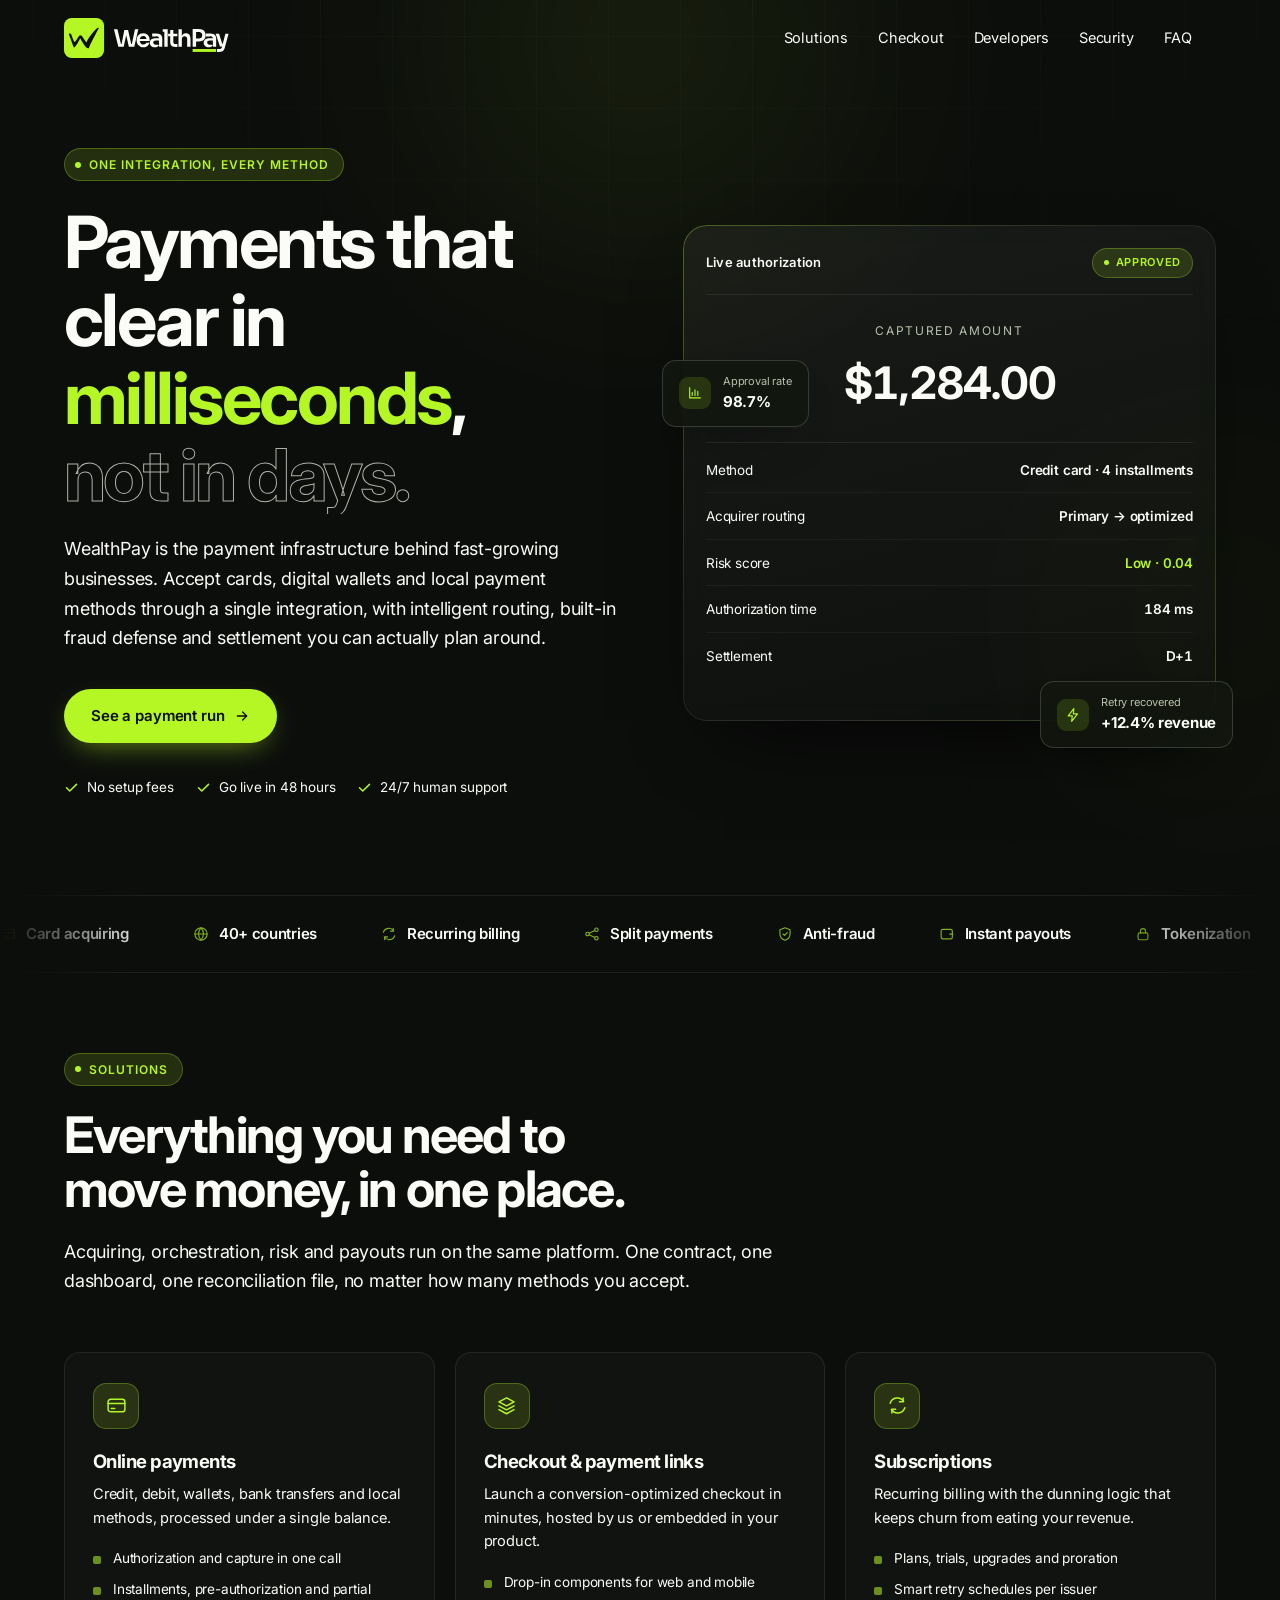
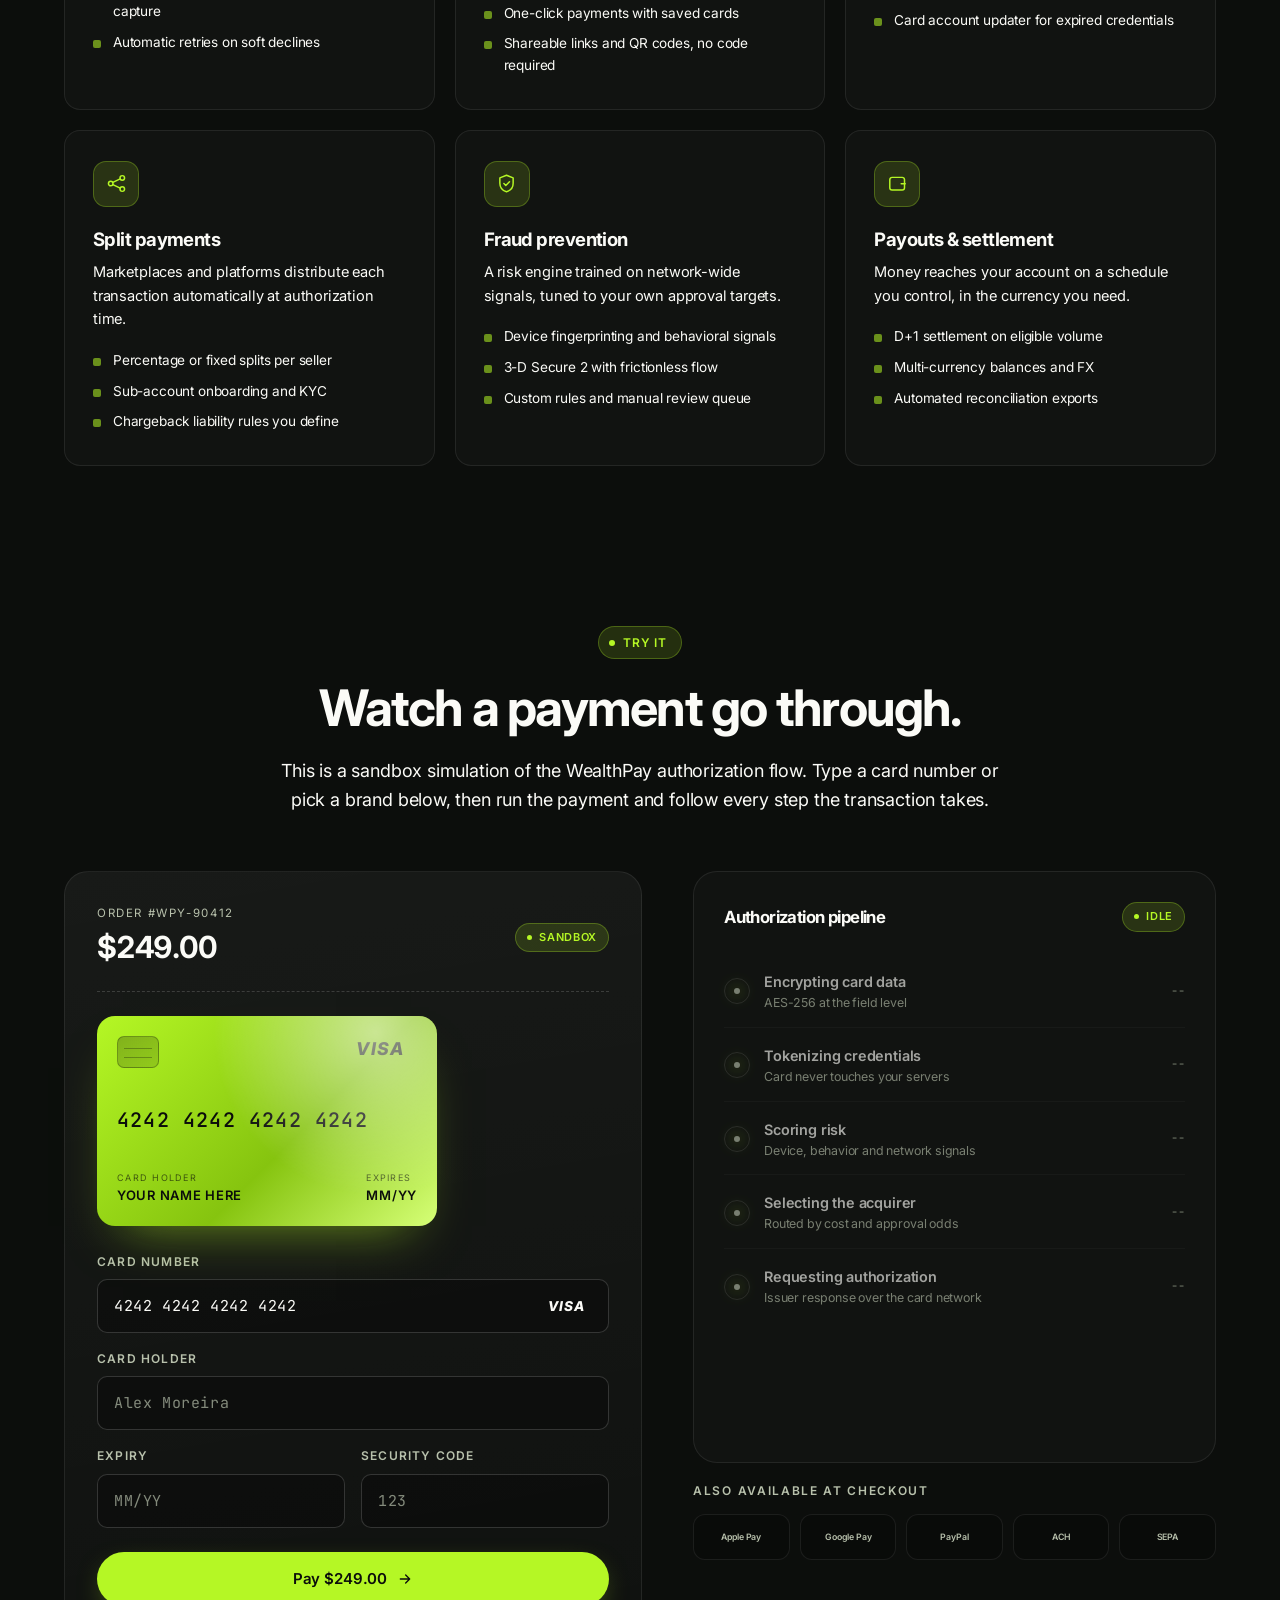
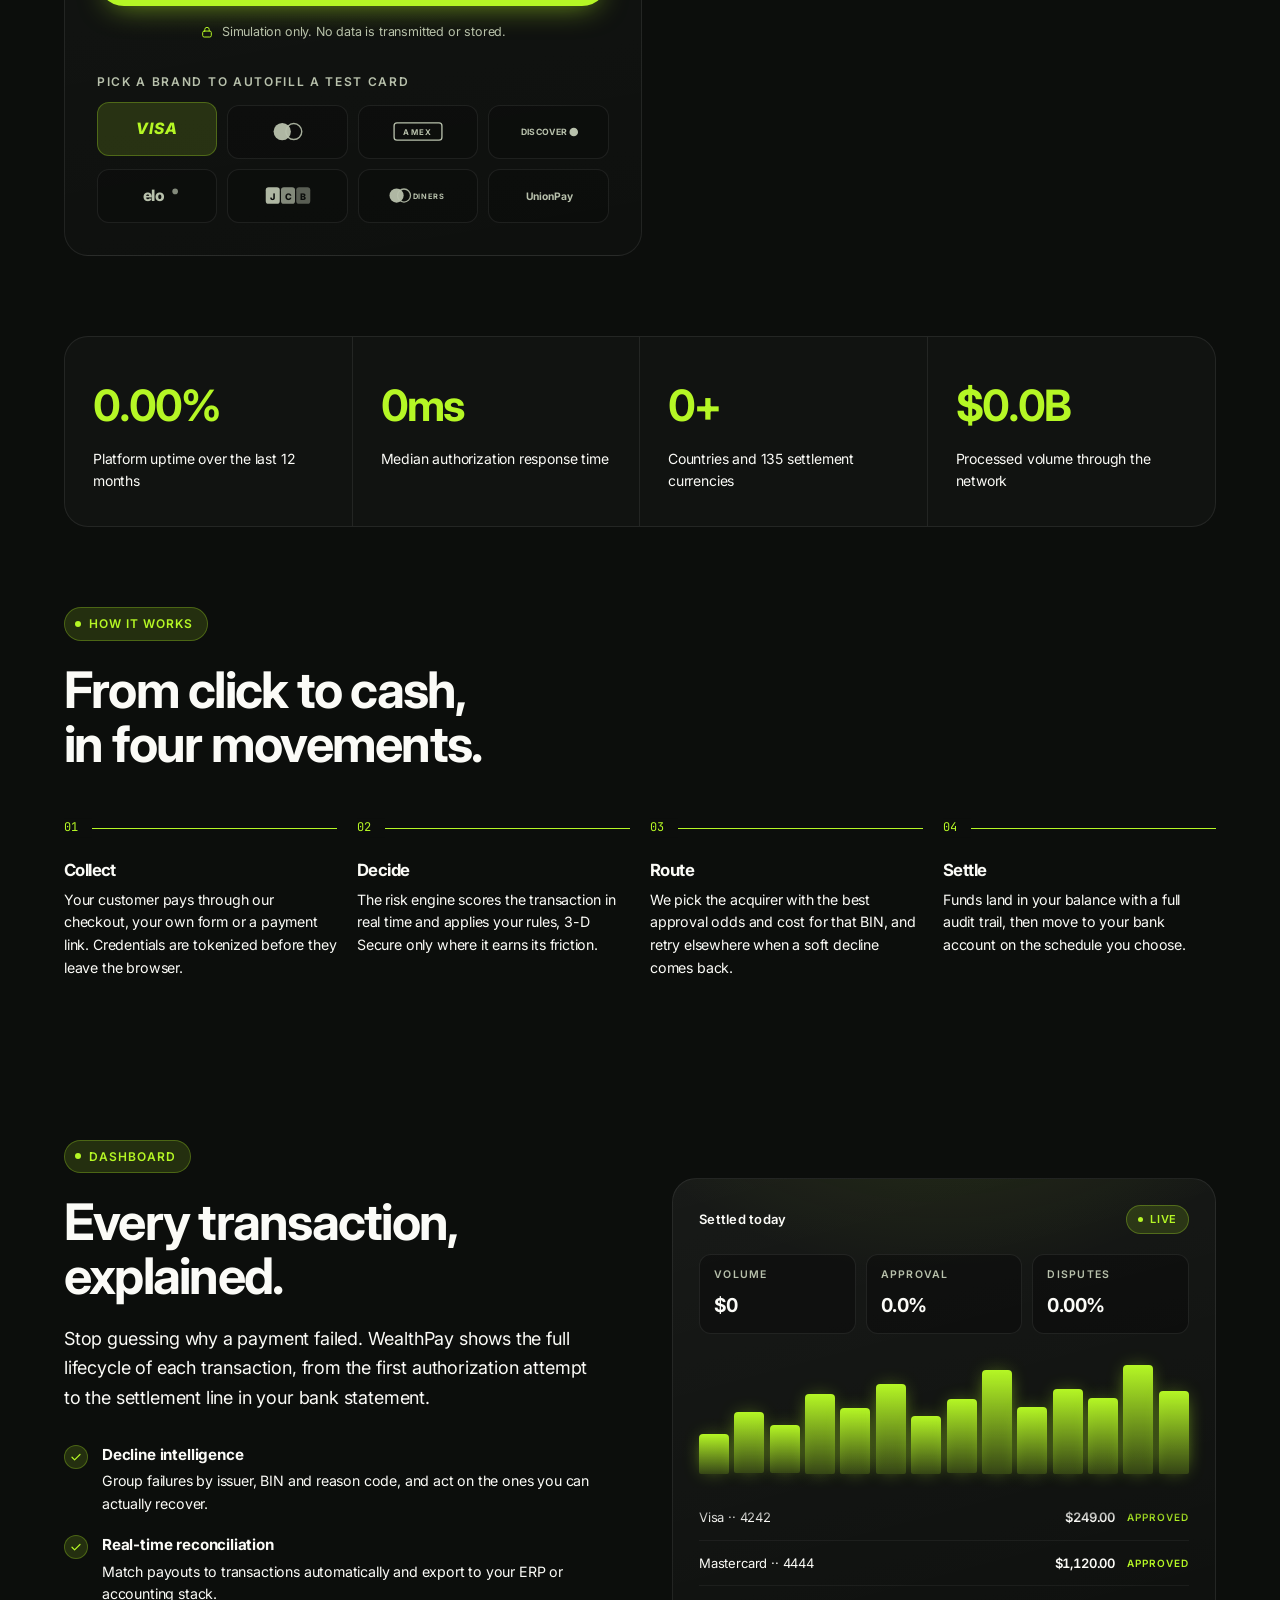
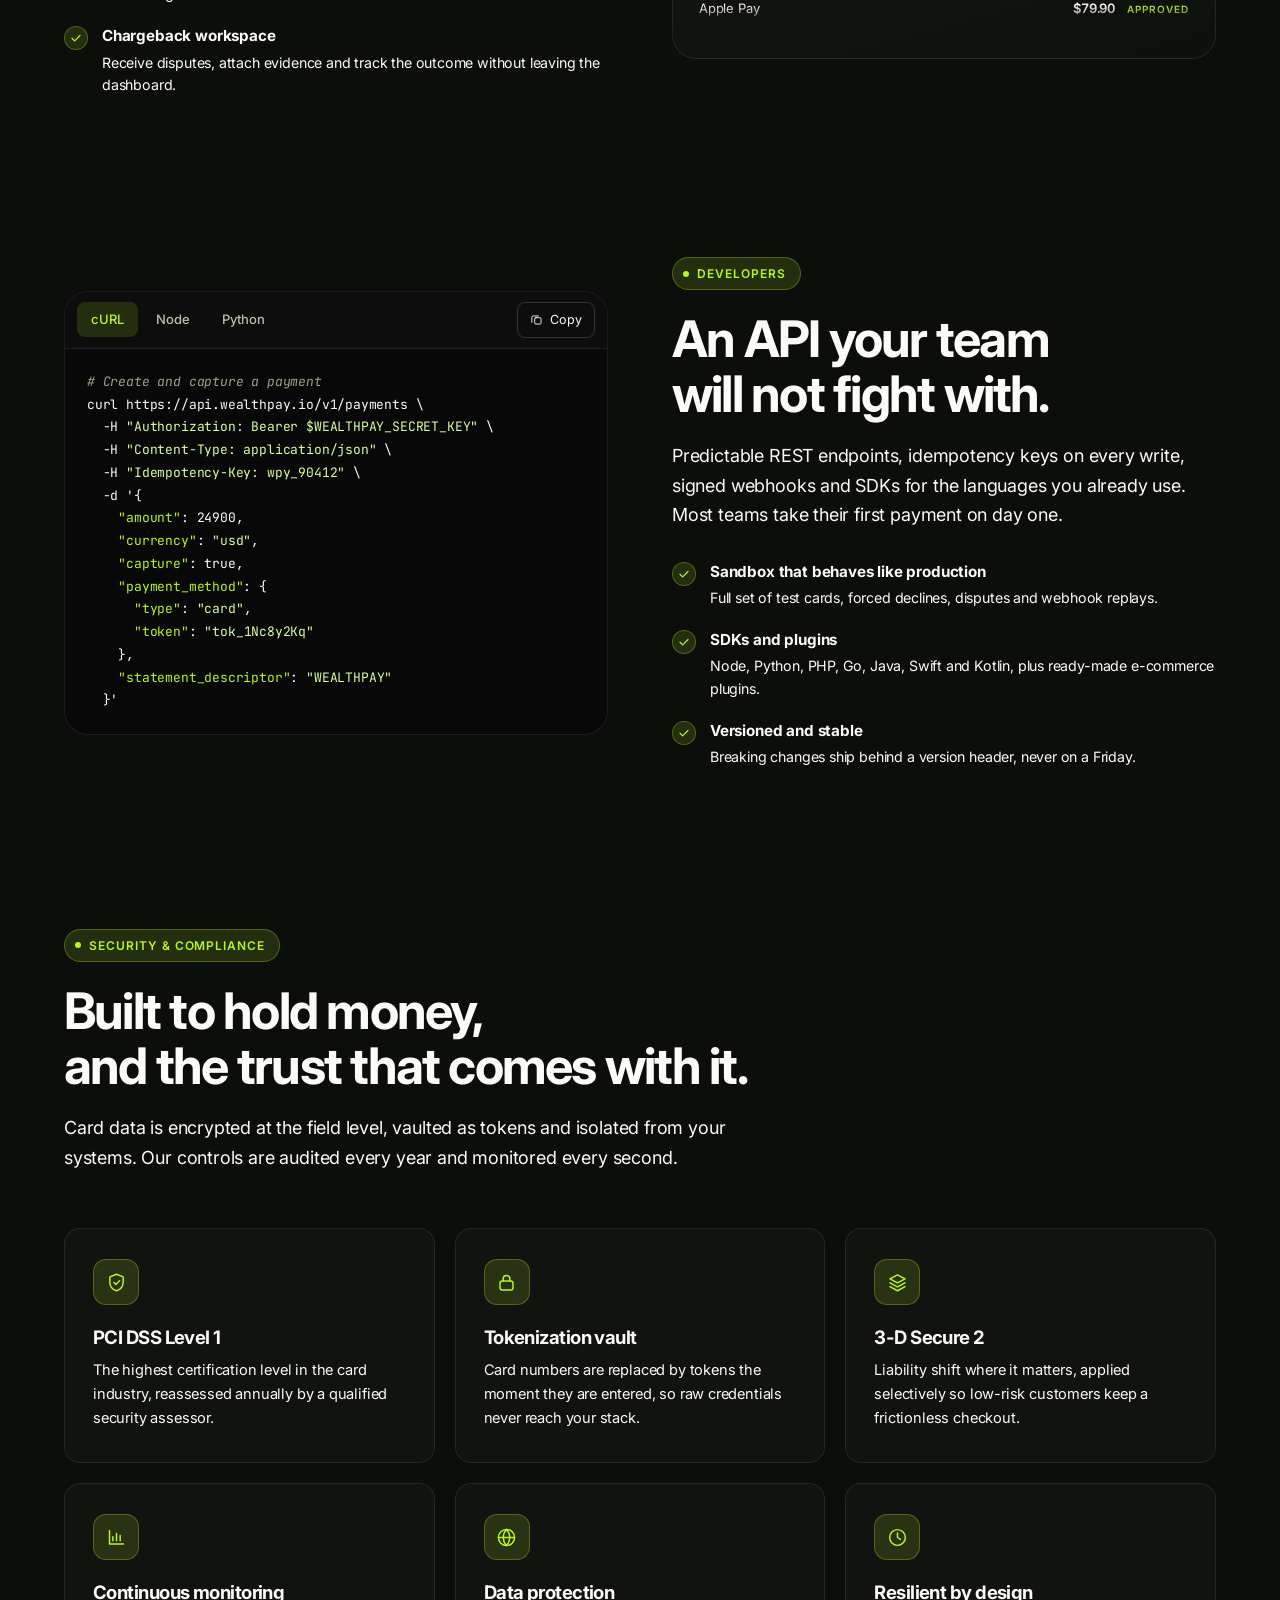
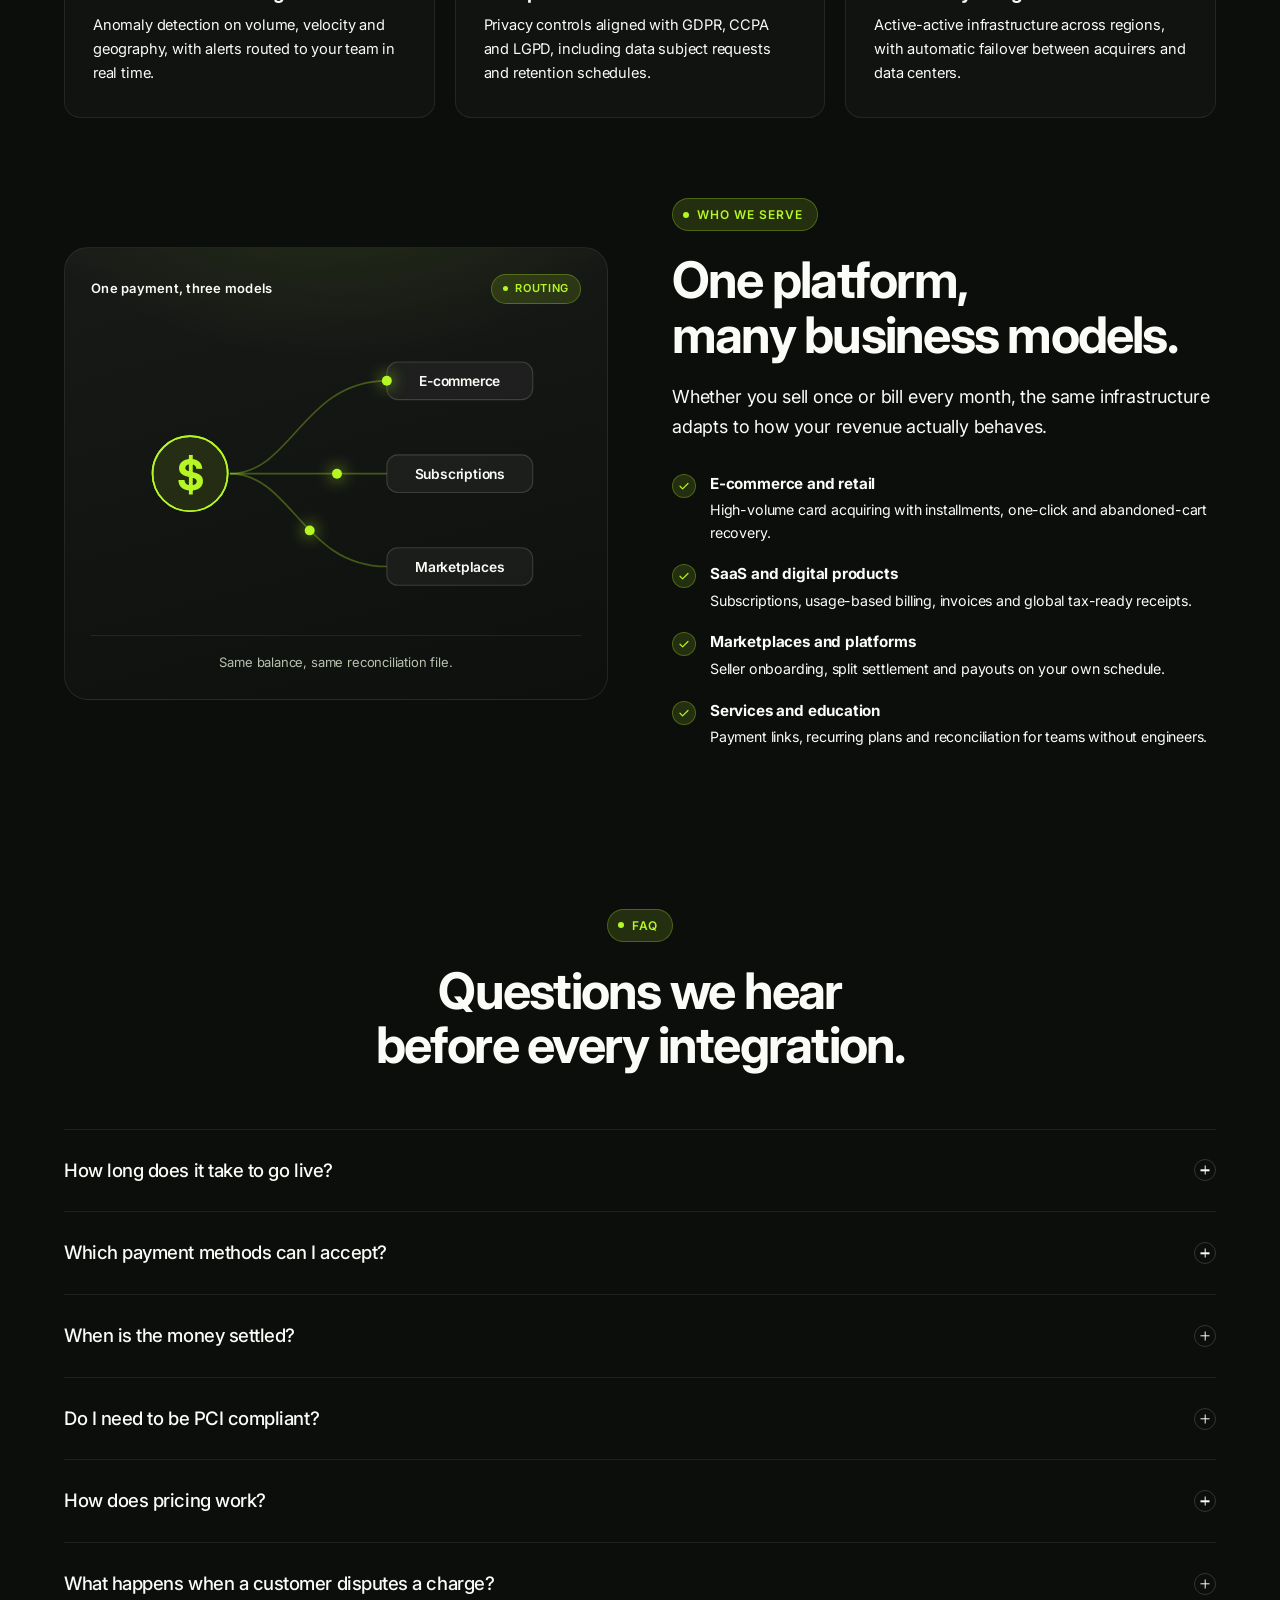
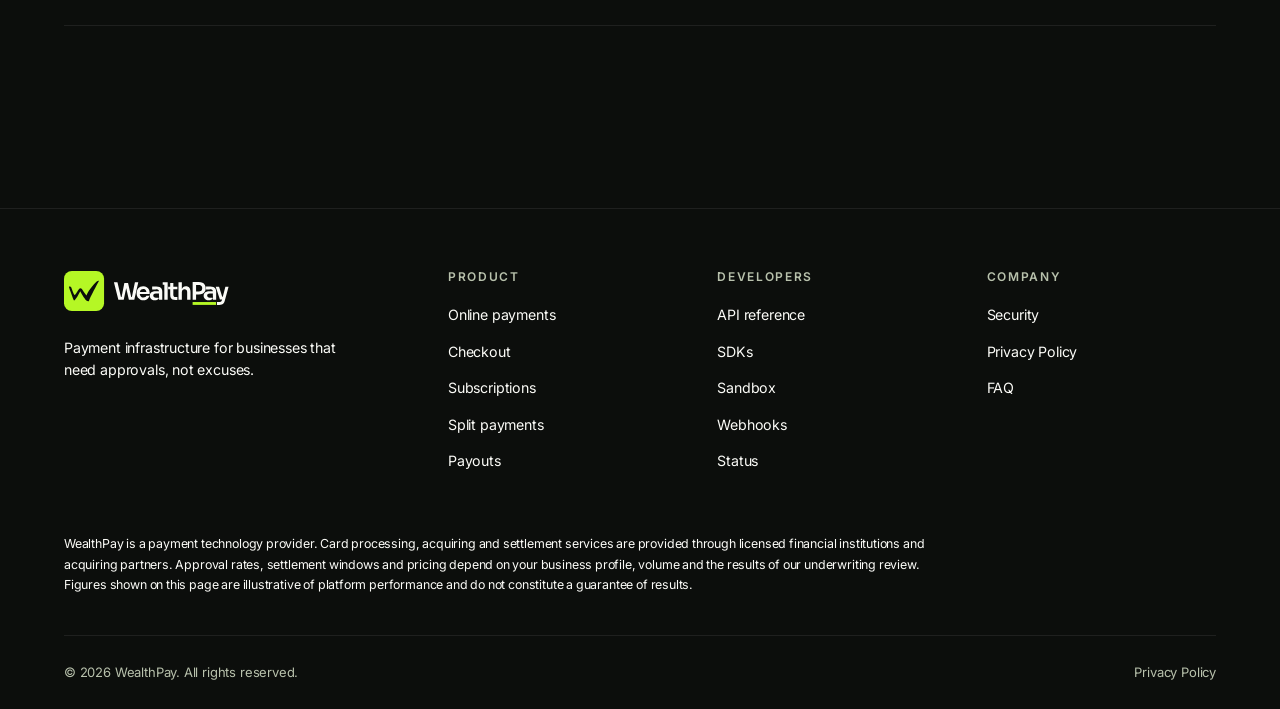
<file: index.html>
<!DOCTYPE html>
<html lang="en">
<head>
<meta charset="utf-8">
<meta name="viewport" content="width=device-width, initial-scale=1">
<title>WealthPay — Payment infrastructure for modern businesses</title>
<meta name="description" content="WealthPay is a payment processor built for scale. Accept cards, wallets and local payment methods through one API, with intelligent routing, built-in anti-fraud and fast settlement.">
<meta name="theme-color" content="#0C0E0C">
<link rel="canonical" href="https://wealthpay.io/">
<meta property="og:type" content="website">
<meta property="og:title" content="WealthPay — Payment infrastructure for modern businesses">
<meta property="og:description" content="One API for cards, wallets and local payment methods. Intelligent routing, anti-fraud and fast settlement.">
<meta property="og:url" content="https://wealthpay.io/">
<meta name="twitter:card" content="summary_large_image">
<link rel="icon" type="image/svg+xml" sizes="any" href="assets/img/wealthpay-icon-dark.svg">
<link rel="apple-touch-icon" href="assets/img/apple-touch-icon.png">
<link rel="icon" type="image/png" sizes="32x32" href="assets/img/favicon-32.png">
<link rel="mask-icon" href="assets/img/wealthpay-symbol.svg" color="#B5F725">
<link rel="preconnect" href="https://fonts.googleapis.com">
<link rel="preconnect" href="https://fonts.gstatic.com" crossorigin>
<link rel="stylesheet" href="https://fonts.googleapis.com/css2?family=Inter:wght@400;500;600;700&family=JetBrains+Mono:wght@400;500&display=swap">
<link rel="stylesheet" href="assets/css/main.css">
</head>
<body>

<!-- ============ icon sprite ============ -->
<svg xmlns="http://www.w3.org/2000/svg" style="display:none" aria-hidden="true">
    <symbol id="i-arrow" viewBox="0 0 24 24" fill="none" stroke="currentColor" stroke-width="2" stroke-linecap="round" stroke-linejoin="round"><path d="M5 12h14M13 6l6 6-6 6"/></symbol>
    <symbol id="i-check" viewBox="0 0 24 24" fill="none" stroke="currentColor" stroke-width="2.4" stroke-linecap="round" stroke-linejoin="round"><path d="M4 12.5l5.2 5.2L20 7"/></symbol>
    <symbol id="i-shield" viewBox="0 0 24 24" fill="none" stroke="currentColor" stroke-width="1.7" stroke-linecap="round" stroke-linejoin="round"><path d="M12 2.6l7.6 3v6c0 4.7-3.1 8.4-7.6 9.8-4.5-1.4-7.6-5.1-7.6-9.8v-6l7.6-3Z"/><path d="M9 12l2.2 2.2L15.4 10"/></symbol>
    <symbol id="i-globe" viewBox="0 0 24 24" fill="none" stroke="currentColor" stroke-width="1.7" stroke-linecap="round" stroke-linejoin="round"><circle cx="12" cy="12" r="9.2"/><path d="M2.8 12h18.4M12 2.8c2.4 2.6 3.7 5.8 3.7 9.2s-1.3 6.6-3.7 9.2c-2.4-2.6-3.7-5.8-3.7-9.2S9.6 5.4 12 2.8Z"/></symbol>
    <symbol id="i-bolt" viewBox="0 0 24 24" fill="none" stroke="currentColor" stroke-width="1.7" stroke-linecap="round" stroke-linejoin="round"><path d="M13.2 2.5L4.8 13.4h6.1l-.9 8.1 8.8-11.2h-6.3l.7-7.8Z"/></symbol>
    <symbol id="i-card" viewBox="0 0 24 24" fill="none" stroke="currentColor" stroke-width="1.7" stroke-linecap="round" stroke-linejoin="round"><rect x="2.4" y="4.8" width="19.2" height="14.4" rx="3"/><path d="M2.4 9.8h19.2M6 15.4h4"/></symbol>
    <symbol id="i-repeat" viewBox="0 0 24 24" fill="none" stroke="currentColor" stroke-width="1.7" stroke-linecap="round" stroke-linejoin="round"><path d="M3.6 9.4A8.6 8.6 0 0 1 19 7.4M20.4 14.6A8.6 8.6 0 0 1 5 16.6"/><path d="M18.4 3.4v4.2h-4.2M5.6 20.6v-4.2h4.2"/></symbol>
    <symbol id="i-split" viewBox="0 0 24 24" fill="none" stroke="currentColor" stroke-width="1.7" stroke-linecap="round" stroke-linejoin="round"><circle cx="5.4" cy="12" r="2.6"/><circle cx="18.6" cy="5.6" r="2.6"/><circle cx="18.6" cy="18.4" r="2.6"/><path d="M7.8 10.8l8.4-4.1M7.8 13.2l8.4 4.1"/></symbol>
    <symbol id="i-wallet" viewBox="0 0 24 24" fill="none" stroke="currentColor" stroke-width="1.7" stroke-linecap="round" stroke-linejoin="round"><path d="M3.2 7.6A2.6 2.6 0 0 1 5.8 5h11.6a2.6 2.6 0 0 1 2.6 2.6v9.2a2.6 2.6 0 0 1-2.6 2.6H5.8a2.6 2.6 0 0 1-2.6-2.6V7.6Z"/><path d="M16.2 12.2h4.6"/></symbol>
    <symbol id="i-code" viewBox="0 0 24 24" fill="none" stroke="currentColor" stroke-width="1.7" stroke-linecap="round" stroke-linejoin="round"><path d="M8.6 8.2L4.4 12l4.2 3.8M15.4 8.2L19.6 12l-4.2 3.8M13.4 4.6l-2.8 14.8"/></symbol>
    <symbol id="i-link" viewBox="0 0 24 24" fill="none" stroke="currentColor" stroke-width="1.7" stroke-linecap="round" stroke-linejoin="round"><path d="M10.2 13.8a3.8 3.8 0 0 0 5.4 0l3-3a3.8 3.8 0 0 0-5.4-5.4l-1.5 1.5"/><path d="M13.8 10.2a3.8 3.8 0 0 0-5.4 0l-3 3a3.8 3.8 0 0 0 5.4 5.4l1.5-1.5"/></symbol>
    <symbol id="i-chart" viewBox="0 0 24 24" fill="none" stroke="currentColor" stroke-width="1.7" stroke-linecap="round" stroke-linejoin="round"><path d="M4 19.4V4M4 19.4h16"/><path d="M7.8 15.6V11M12 15.6V7.4M16.2 15.6v-6"/></symbol>
    <symbol id="i-lock" viewBox="0 0 24 24" fill="none" stroke="currentColor" stroke-width="1.7" stroke-linecap="round" stroke-linejoin="round"><rect x="4.6" y="10.4" width="14.8" height="10.2" rx="2.6"/><path d="M8.2 10.4V7.8a3.8 3.8 0 0 1 7.6 0v2.6"/></symbol>
    <symbol id="i-layers" viewBox="0 0 24 24" fill="none" stroke="currentColor" stroke-width="1.7" stroke-linecap="round" stroke-linejoin="round"><path d="M12 3.2l8.6 4.6-8.6 4.6L3.4 7.8 12 3.2Z"/><path d="M3.4 12.4L12 17l8.6-4.6M3.4 16.8L12 21.4l8.6-4.6"/></symbol>
    <symbol id="i-clock" viewBox="0 0 24 24" fill="none" stroke="currentColor" stroke-width="1.7" stroke-linecap="round" stroke-linejoin="round"><circle cx="12" cy="12" r="9"/><path d="M12 6.8V12l3.4 2.2"/></symbol>
    <symbol id="i-copy" viewBox="0 0 24 24" fill="none" stroke="currentColor" stroke-width="1.7" stroke-linecap="round" stroke-linejoin="round"><rect x="8.6" y="8.6" width="11.8" height="11.8" rx="2.4"/><path d="M15.4 5.4H6a2.6 2.6 0 0 0-2.6 2.6v9.4"/></symbol>
    <symbol id="i-image" viewBox="0 0 24 24" fill="none" stroke="currentColor" stroke-width="1.6" stroke-linecap="round" stroke-linejoin="round"><rect x="3" y="4.6" width="18" height="14.8" rx="2.6"/><circle cx="8.6" cy="10" r="1.6"/><path d="M3.6 17.6l5.2-5 4.4 4.2 3-2.6 4.2 3.6"/></symbol>
</svg>

<div class="scroll-bar" aria-hidden="true"></div>

<div class="ambience" aria-hidden="true">
    <span class="glow glow-a"></span>
    <span class="glow glow-b"></span>
</div>

<!-- ============ navigation ============ -->
<header class="nav">
    <div class="shell nav-inner">
        <a class="logo" href="/" aria-label="WealthPay home">
            <img src="assets/img/wealthpay-lockup-dark.svg" alt="WealthPay" width="165" height="40">
        </a>

        <nav aria-label="Main">
            <ul class="nav-links">
                <li><a href="#solutions">Solutions</a></li>
                <li><a href="#checkout">Checkout</a></li>
                <li><a href="#developers">Developers</a></li>
                <li><a href="#security">Security</a></li>
                <li><a href="#faq">FAQ</a></li>
            </ul>
        </nav>

        <div class="nav-cta">
            <button class="nav-toggle" type="button" aria-label="Open menu" aria-controls="mobile-menu" aria-expanded="false">
                <span></span><span></span><span></span>
            </button>
        </div>
    </div>
</header>

<div class="mobile-menu" id="mobile-menu">
    <ul>
        <li><a href="#solutions">Solutions</a></li>
        <li><a href="#checkout">Checkout</a></li>
        <li><a href="#developers">Developers</a></li>
        <li><a href="#security">Security</a></li>
        <li><a href="#faq">FAQ</a></li>
        <li><a href="/privacy">Privacy</a></li>
    </ul>
</div>

<main>

<!-- ============ hero ============ -->
<section class="section hero">
    <div class="shell hero-grid">
        <div class="hero-copy">
            <span class="eyebrow"><i class="dot"></i> One integration, every method</span>

            <h1>
                <span class="line"><span>Payments that</span></span>
                <span class="line"><span>clear in <em class="accent" style="font-style:normal">milliseconds</em>,</span></span>
                <span class="line"><span class="stroke-text">not in days.</span></span>
            </h1>

            <p class="lead">
                WealthPay is the payment infrastructure behind fast-growing businesses. Accept cards, digital
                wallets and local payment methods through a single integration, with intelligent routing,
                built-in fraud defense and settlement you can actually plan around.
            </p>

            <div class="hero-actions">
                <a class="btn btn-primary" href="#checkout">See a payment run <svg><use href="#i-arrow"></use></svg></a>
            </div>

            <div class="hero-note">
                <span><svg><use href="#i-check"></use></svg> No setup fees</span>
                <span><svg><use href="#i-check"></use></svg> Go live in 48 hours</span>
                <span><svg><use href="#i-check"></use></svg> 24/7 human support</span>
            </div>
        </div>

        <div class="hero-media" data-reveal="right" data-delay="220">
            <div class="terminal">
                <div class="terminal-head">
                    <strong>Live authorization</strong>
                    <span class="chip"><i class="dot"></i> Approved</span>
                </div>

                <div class="terminal-amount">
                    <small>Captured amount</small>
                    <strong>$1,284.00</strong>
                </div>

                <div class="terminal-rows">
                    <div class="terminal-row"><span>Method</span><b>Credit card · 4 installments</b></div>
                    <div class="terminal-row"><span>Acquirer routing</span><b>Primary → optimized</b></div>
                    <div class="terminal-row"><span>Risk score</span><b class="ok">Low · 0.04</b></div>
                    <div class="terminal-row"><span>Authorization time</span><b>184 ms</b></div>
                    <div class="terminal-row"><span>Settlement</span><b>D+1</b></div>
                </div>

                <div class="float-card float-a">
                    <span class="ico"><svg><use href="#i-chart"></use></svg></span>
                    <span><small>Approval rate</small><b>98.7%</b></span>
                </div>

                <div class="float-card float-b">
                    <span class="ico"><svg><use href="#i-bolt"></use></svg></span>
                    <span><small>Retry recovered</small><b>+12.4% revenue</b></span>
                </div>
            </div>
        </div>
    </div>
</section>

<!-- ============ marquee ============ -->
<div class="marquee" aria-hidden="true">
    <div class="marquee-track">
        <span class="marquee-item"><svg><use href="#i-card"></use></svg> Card acquiring</span>
        <span class="marquee-item"><svg><use href="#i-globe"></use></svg> 40+ countries</span>
        <span class="marquee-item"><svg><use href="#i-repeat"></use></svg> Recurring billing</span>
        <span class="marquee-item"><svg><use href="#i-split"></use></svg> Split payments</span>
        <span class="marquee-item"><svg><use href="#i-shield"></use></svg> Anti-fraud</span>
        <span class="marquee-item"><svg><use href="#i-wallet"></use></svg> Instant payouts</span>
        <span class="marquee-item"><svg><use href="#i-lock"></use></svg> Tokenization</span>
        <span class="marquee-item"><svg><use href="#i-card"></use></svg> Card acquiring</span>
        <span class="marquee-item"><svg><use href="#i-globe"></use></svg> 40+ countries</span>
        <span class="marquee-item"><svg><use href="#i-repeat"></use></svg> Recurring billing</span>
        <span class="marquee-item"><svg><use href="#i-split"></use></svg> Split payments</span>
        <span class="marquee-item"><svg><use href="#i-shield"></use></svg> Anti-fraud</span>
        <span class="marquee-item"><svg><use href="#i-wallet"></use></svg> Instant payouts</span>
        <span class="marquee-item"><svg><use href="#i-lock"></use></svg> Tokenization</span>
    </div>
</div>

<!-- ============ solutions ============ -->
<section class="section" id="solutions">
    <div class="shell">
        <div class="section-head" data-reveal>
            <span class="eyebrow"><i class="dot"></i> Solutions</span>
            <h2 class="h-lg">Everything you need to<br>move money, in one place.</h2>
            <p class="lead">
                Acquiring, orchestration, risk and payouts run on the same platform. One contract, one
                dashboard, one reconciliation file, no matter how many methods you accept.
            </p>
        </div>

        <div class="card-grid">
            <article class="card" data-reveal data-delay="0">
                <span class="card-ico"><svg><use href="#i-card"></use></svg></span>
                <h3>Online payments</h3>
                <p>Credit, debit, wallets, bank transfers and local methods, processed under a single balance.</p>
                <ul>
                    <li>Authorization and capture in one call</li>
                    <li>Installments, pre-authorization and partial capture</li>
                    <li>Automatic retries on soft declines</li>
                </ul>
            </article>

            <article class="card" data-reveal data-delay="80">
                <span class="card-ico"><svg><use href="#i-layers"></use></svg></span>
                <h3>Checkout &amp; payment links</h3>
                <p>Launch a conversion-optimized checkout in minutes, hosted by us or embedded in your product.</p>
                <ul>
                    <li>Drop-in components for web and mobile</li>
                    <li>One-click payments with saved cards</li>
                    <li>Shareable links and QR codes, no code required</li>
                </ul>
            </article>

            <article class="card" data-reveal data-delay="160">
                <span class="card-ico"><svg><use href="#i-repeat"></use></svg></span>
                <h3>Subscriptions</h3>
                <p>Recurring billing with the dunning logic that keeps churn from eating your revenue.</p>
                <ul>
                    <li>Plans, trials, upgrades and proration</li>
                    <li>Smart retry schedules per issuer</li>
                    <li>Card account updater for expired credentials</li>
                </ul>
            </article>

            <article class="card" data-reveal data-delay="0">
                <span class="card-ico"><svg><use href="#i-split"></use></svg></span>
                <h3>Split payments</h3>
                <p>Marketplaces and platforms distribute each transaction automatically at authorization time.</p>
                <ul>
                    <li>Percentage or fixed splits per seller</li>
                    <li>Sub-account onboarding and KYC</li>
                    <li>Chargeback liability rules you define</li>
                </ul>
            </article>

            <article class="card" data-reveal data-delay="80">
                <span class="card-ico"><svg><use href="#i-shield"></use></svg></span>
                <h3>Fraud prevention</h3>
                <p>A risk engine trained on network-wide signals, tuned to your own approval targets.</p>
                <ul>
                    <li>Device fingerprinting and behavioral signals</li>
                    <li>3-D Secure 2 with frictionless flow</li>
                    <li>Custom rules and manual review queue</li>
                </ul>
            </article>

            <article class="card" data-reveal data-delay="160">
                <span class="card-ico"><svg><use href="#i-wallet"></use></svg></span>
                <h3>Payouts &amp; settlement</h3>
                <p>Money reaches your account on a schedule you control, in the currency you need.</p>
                <ul>
                    <li>D+1 settlement on eligible volume</li>
                    <li>Multi-currency balances and FX</li>
                    <li>Automated reconciliation exports</li>
                </ul>
            </article>
        </div>
    </div>
</section>

<!-- ============ checkout simulator ============ -->
<section class="section" id="checkout">
    <div class="shell">
        <div class="section-head is-center" data-reveal>
            <span class="eyebrow"><i class="dot"></i> Try it</span>
            <h2 class="h-lg">Watch a payment go through.</h2>
            <p class="lead">
                This is a sandbox simulation of the WealthPay authorization flow. Type a card number or pick a
                brand below, then run the payment and follow every step the transaction takes.
            </p>
        </div>

        <div class="sim">
            <!-- checkout form -->
            <div class="sim-panel" data-reveal="left">
                <div class="sim-order">
                    <span>
                        <small>Order #WPY-90412</small>
                        <span class="total">$249.00</span>
                    </span>
                    <span class="chip"><i class="dot"></i> Sandbox</span>
                </div>

                <div class="credit-card">
                    <div class="cc-top">
                        <span class="cc-chip"></span>
                        <span class="cc-brand" id="cc-visual-brand"></span>
                    </div>
                    <div class="cc-number" id="cc-visual-number">•••• •••• •••• ••••</div>
                    <div class="cc-bottom">
                        <span><small>Card holder</small><b id="cc-visual-name">YOUR NAME HERE</b></span>
                        <span><small>Expires</small><b id="cc-visual-expiry">MM/YY</b></span>
                    </div>
                </div>

                <form id="pay-form" novalidate>
                    <label class="field">
                        <span>Card number</span>
                        <span class="input-wrap">
                            <input id="cc-number" type="text" inputmode="numeric" autocomplete="cc-number"
                                   placeholder="4242 4242 4242 4242" value="4242 4242 4242 4242">
                            <span class="input-brand" id="cc-input-brand" aria-hidden="true"></span>
                        </span>
                    </label>

                    <label class="field">
                        <span>Card holder</span>
                        <input id="cc-name" type="text" autocomplete="cc-name" placeholder="Alex Moreira">
                    </label>

                    <div class="field-row">
                        <label class="field">
                            <span>Expiry</span>
                            <input id="cc-expiry" type="text" inputmode="numeric" autocomplete="cc-exp"
                                   placeholder="MM/YY" maxlength="5">
                        </label>
                        <label class="field">
                            <span>Security code</span>
                            <input id="cc-cvc" type="text" inputmode="numeric" autocomplete="cc-csc"
                                   placeholder="123" maxlength="3">
                        </label>
                    </div>

                    <button class="btn btn-primary sim-submit" id="pay-submit" type="submit">
                        <span id="pay-submit-label">Pay $249.00</span>
                        <svg><use href="#i-arrow"></use></svg>
                    </button>

                    <p class="sim-secure">
                        <svg><use href="#i-lock"></use></svg>
                        Simulation only. No data is transmitted or stored.
                    </p>
                </form>

                <div class="brand-rail">
                    <h4>Pick a brand to autofill a test card</h4>
                    <div class="brand-grid">
                        <button class="brand-tile" type="button" data-brand="visa" aria-label="Visa">
                            <svg viewBox="0 0 80 28"><text x="40" y="21" text-anchor="middle" font-family="Inter, Helvetica, Arial, sans-serif" font-size="19" font-weight="800" font-style="italic" letter-spacing="1.2">VISA</text></svg>
                        </button>
                        <button class="brand-tile" type="button" data-brand="mastercard" aria-label="Mastercard">
                            <svg viewBox="0 0 80 28"><circle cx="33" cy="14" r="10.5" opacity=".95"></circle><circle cx="47" cy="14" r="9.7" fill="none" stroke="currentColor" stroke-width="1.7" opacity=".9"></circle></svg>
                        </button>
                        <button class="brand-tile" type="button" data-brand="amex" aria-label="American Express">
                            <svg viewBox="0 0 80 28"><rect x="11" y="3.5" width="58" height="21" rx="3.5" fill="none" stroke="currentColor" stroke-width="1.6"></rect><text x="40" y="18.5" text-anchor="middle" font-family="Inter, Helvetica, Arial, sans-serif" font-size="9.5" font-weight="700" letter-spacing="1.6">AMEX</text></svg>
                        </button>
                        <button class="brand-tile" type="button" data-brand="discover" aria-label="Discover">
                            <svg viewBox="0 0 80 28"><text x="34" y="18.5" text-anchor="middle" font-family="Inter, Helvetica, Arial, sans-serif" font-size="10.5" font-weight="700" letter-spacing=".4">DISCOVER</text><circle cx="70" cy="14.5" r="5.2"></circle></svg>
                        </button>
                        <button class="brand-tile" type="button" data-brand="elo" aria-label="Elo">
                            <svg viewBox="0 0 80 28"><text x="36" y="21" text-anchor="middle" font-family="Inter, Helvetica, Arial, sans-serif" font-size="19" font-weight="800" letter-spacing="-.5">elo</text><circle cx="62" cy="9" r="3.4" opacity=".7"></circle></svg>
                        </button>
                        <button class="brand-tile" type="button" data-brand="jcb" aria-label="JCB">
                            <svg viewBox="0 0 80 28"><rect x="13" y="4" width="17" height="20" rx="3.5" opacity=".95"></rect><rect x="31.5" y="4" width="17" height="20" rx="3.5" opacity=".7"></rect><rect x="50" y="4" width="17" height="20" rx="3.5" opacity=".45"></rect><text x="21.5" y="19" text-anchor="middle" font-family="Inter, Helvetica, Arial, sans-serif" font-size="11" font-weight="800" fill="#0c0e0c">J</text><text x="40" y="19" text-anchor="middle" font-family="Inter, Helvetica, Arial, sans-serif" font-size="11" font-weight="800" fill="#0c0e0c">C</text><text x="58.5" y="19" text-anchor="middle" font-family="Inter, Helvetica, Arial, sans-serif" font-size="11" font-weight="800" fill="#0c0e0c">B</text></svg>
                        </button>
                        <button class="brand-tile" type="button" data-brand="diners" aria-label="Diners Club">
                            <svg viewBox="0 0 80 28"><circle cx="14" cy="14" r="8.6" opacity=".95"></circle><circle cx="23" cy="14" r="7.9" fill="none" stroke="currentColor" stroke-width="1.6" opacity=".9"></circle><text x="53" y="18" text-anchor="middle" font-family="Inter, Helvetica, Arial, sans-serif" font-size="9" font-weight="700" letter-spacing=".8">DINERS</text></svg>
                        </button>
                        <button class="brand-tile" type="button" data-brand="unionpay" aria-label="UnionPay">
                            <svg viewBox="0 0 80 28"><text x="40" y="19" text-anchor="middle" font-family="Inter, Helvetica, Arial, sans-serif" font-size="12.5" font-weight="700" letter-spacing="-.2">UnionPay</text></svg>
                        </button>
                    </div>
                </div>
            </div>

            <!-- authorization flow -->
            <div data-reveal="right" data-delay="140">
                <div class="flow">
                    <div class="flow-head">
                        <h3>Authorization pipeline</h3>
                        <span class="chip"><i class="dot"></i> <span id="flow-status">Idle</span></span>
                    </div>

                    <ul class="flow-steps">
                        <li class="flow-step">
                            <span class="flow-dot"></span>
                            <span class="flow-label">Encrypting card data<small>AES-256 at the field level</small></span>
                            <span class="flow-time">--</span>
                        </li>
                        <li class="flow-step">
                            <span class="flow-dot"></span>
                            <span class="flow-label">Tokenizing credentials<small>Card never touches your servers</small></span>
                            <span class="flow-time">--</span>
                        </li>
                        <li class="flow-step">
                            <span class="flow-dot"></span>
                            <span class="flow-label">Scoring risk<small>Device, behavior and network signals</small></span>
                            <span class="flow-time">--</span>
                        </li>
                        <li class="flow-step">
                            <span class="flow-dot"></span>
                            <span class="flow-label">Selecting the acquirer<small>Routed by cost and approval odds</small></span>
                            <span class="flow-time">--</span>
                        </li>
                        <li class="flow-step">
                            <span class="flow-dot"></span>
                            <span class="flow-label">Requesting authorization<small>Issuer response over the card network</small></span>
                            <span class="flow-time">--</span>
                        </li>
                    </ul>

                    <div class="flow-result" id="flow-result">
                        <span class="badge"><svg><use href="#i-check"></use></svg></span>
                        <span>
                            <b id="flow-result-title">Payment approved</b>
                            <small id="flow-result-meta">auth code · latency · settlement</small>
                        </span>
                    </div>
                </div>

                <div class="brand-rail" style="margin-top:22px">
                    <h4>Also available at checkout</h4>
                    <div class="brand-grid is-wide">
                        <span class="brand-tile"><svg viewBox="0 0 80 28"><text x="40" y="19" text-anchor="middle" font-family="Inter, Helvetica, Arial, sans-serif" font-size="12" font-weight="600">Apple Pay</text></svg></span>
                        <span class="brand-tile"><svg viewBox="0 0 80 28"><text x="40" y="19" text-anchor="middle" font-family="Inter, Helvetica, Arial, sans-serif" font-size="12" font-weight="600">Google Pay</text></svg></span>
                        <span class="brand-tile"><svg viewBox="0 0 80 28"><text x="40" y="19" text-anchor="middle" font-family="Inter, Helvetica, Arial, sans-serif" font-size="12" font-weight="600">PayPal</text></svg></span>
                        <span class="brand-tile"><svg viewBox="0 0 80 28"><text x="40" y="19" text-anchor="middle" font-family="Inter, Helvetica, Arial, sans-serif" font-size="12" font-weight="600">ACH</text></svg></span>
                        <span class="brand-tile"><svg viewBox="0 0 80 28"><text x="40" y="19" text-anchor="middle" font-family="Inter, Helvetica, Arial, sans-serif" font-size="12" font-weight="600">SEPA</text></svg></span>
                    </div>
                </div>
            </div>
        </div>
    </div>
</section>

<!-- ============ stats ============ -->
<section class="section" style="padding-top:0">
    <div class="shell">
        <div class="stats" data-reveal>
            <div class="stat">
                <b><span data-count="99.99" data-decimals="2">0</span>%</b>
                <span>Platform uptime over the last 12 months</span>
            </div>
            <div class="stat">
                <b><span data-count="184">0</span>ms</b>
                <span>Median authorization response time</span>
            </div>
            <div class="stat">
                <b><span data-count="40">0</span>+</b>
                <span>Countries and 135 settlement currencies</span>
            </div>
            <div class="stat">
                <b>$<span data-count="4.2" data-decimals="1">0</span>B</b>
                <span>Processed volume through the network</span>
            </div>
        </div>
    </div>
</section>

<!-- ============ how it works ============ -->
<section class="section" style="padding-top:0">
    <div class="shell">
        <div class="section-head" data-reveal>
            <span class="eyebrow"><i class="dot"></i> How it works</span>
            <h2 class="h-lg">From click to cash,<br>in four movements.</h2>
        </div>

        <div class="pipeline">
            <article class="pipe">
                <h3>Collect</h3>
                <p>Your customer pays through our checkout, your own form or a payment link. Credentials are tokenized before they leave the browser.</p>
            </article>
            <article class="pipe">
                <h3>Decide</h3>
                <p>The risk engine scores the transaction in real time and applies your rules, 3-D Secure only where it earns its friction.</p>
            </article>
            <article class="pipe">
                <h3>Route</h3>
                <p>We pick the acquirer with the best approval odds and cost for that BIN, and retry elsewhere when a soft decline comes back.</p>
            </article>
            <article class="pipe">
                <h3>Settle</h3>
                <p>Funds land in your balance with a full audit trail, then move to your bank account on the schedule you choose.</p>
            </article>
        </div>
    </div>
</section>

<!-- ============ dashboard ============ -->
<section class="section">
    <div class="shell split">
        <div data-reveal="left">
            <span class="eyebrow"><i class="dot"></i> Dashboard</span>
            <h2 class="h-lg">Every transaction,<br>explained.</h2>
            <p class="lead">
                Stop guessing why a payment failed. WealthPay shows the full lifecycle of each transaction,
                from the first authorization attempt to the settlement line in your bank statement.
            </p>

            <ul class="feature-list">
                <li>
                    <span class="tick"><svg><use href="#i-check"></use></svg></span>
                    <span>
                        <b>Decline intelligence</b>
                        <p>Group failures by issuer, BIN and reason code, and act on the ones you can actually recover.</p>
                    </span>
                </li>
                <li>
                    <span class="tick"><svg><use href="#i-check"></use></svg></span>
                    <span>
                        <b>Real-time reconciliation</b>
                        <p>Match payouts to transactions automatically and export to your ERP or accounting stack.</p>
                    </span>
                </li>
                <li>
                    <span class="tick"><svg><use href="#i-check"></use></svg></span>
                    <span>
                        <b>Chargeback workspace</b>
                        <p>Receive disputes, attach evidence and track the outcome without leaving the dashboard.</p>
                    </span>
                </li>
            </ul>
        </div>

        <div class="split-media" data-reveal="right" data-delay="120">
            <div class="viz viz-ledger" aria-hidden="true">
                <div class="viz-top">
                    <span class="viz-title">Settled today</span>
                    <span class="chip"><i class="dot"></i> Live</span>
                </div>

                <div class="viz-kpis">
                    <div class="viz-kpi">
                        <small>Volume</small>
                        <b>$<span data-count="248910">0</span></b>
                    </div>
                    <div class="viz-kpi">
                        <small>Approval</small>
                        <b><span data-count="98.7" data-decimals="1">0</span>%</b>
                    </div>
                    <div class="viz-kpi">
                        <small>Disputes</small>
                        <b><span data-count="0.04" data-decimals="2">0</span>%</b>
                    </div>
                </div>

                <div class="viz-chart">
                    <span class="viz-bar" style="--h:34%;--d:0.00s"></span>
                    <span class="viz-bar" style="--h:52%;--d:0.06s"></span>
                    <span class="viz-bar" style="--h:41%;--d:0.11s"></span>
                    <span class="viz-bar" style="--h:68%;--d:0.17s"></span>
                    <span class="viz-bar" style="--h:56%;--d:0.22s"></span>
                    <span class="viz-bar" style="--h:76%;--d:0.28s"></span>
                    <span class="viz-bar" style="--h:49%;--d:0.33s"></span>
                    <span class="viz-bar" style="--h:63%;--d:0.39s"></span>
                    <span class="viz-bar" style="--h:88%;--d:0.44s"></span>
                    <span class="viz-bar" style="--h:57%;--d:0.49s"></span>
                    <span class="viz-bar" style="--h:72%;--d:0.55s"></span>
                    <span class="viz-bar" style="--h:64%;--d:0.60s"></span>
                    <span class="viz-bar" style="--h:92%;--d:0.66s"></span>
                    <span class="viz-bar" style="--h:70%;--d:0.71s"></span>
                </div>

                <div class="viz-feed">
                    <ul class="viz-feed-track">
                        <li><span class="who">Visa ·· 4242</span><span class="amt">$249.00</span><span class="ok">approved</span></li>
                        <li><span class="who">Mastercard ·· 4444</span><span class="amt">$1,120.00</span><span class="ok">approved</span></li>
                        <li><span class="who">Apple Pay</span><span class="amt">$79.90</span><span class="ok">approved</span></li>
                        <li><span class="who">Amex ·· 0005</span><span class="amt">$2,480.00</span><span class="ok">approved</span></li>
                        <li><span class="who">SEPA transfer</span><span class="amt">$340.00</span><span class="ok">settled</span></li>
                        <li><span class="who">Visa ·· 1881</span><span class="amt">$59.00</span><span class="ok">approved</span></li>
                        <li><span class="who">Visa ·· 4242</span><span class="amt">$249.00</span><span class="ok">approved</span></li>
                        <li><span class="who">Mastercard ·· 4444</span><span class="amt">$1,120.00</span><span class="ok">approved</span></li>
                        <li><span class="who">Apple Pay</span><span class="amt">$79.90</span><span class="ok">approved</span></li>
                        <li><span class="who">Amex ·· 0005</span><span class="amt">$2,480.00</span><span class="ok">approved</span></li>
                        <li><span class="who">SEPA transfer</span><span class="amt">$340.00</span><span class="ok">settled</span></li>
                        <li><span class="who">Visa ·· 1881</span><span class="amt">$59.00</span><span class="ok">approved</span></li>
                    </ul>
                </div>
            </div>
        </div>
    </div>
</section>

<!-- ============ developers ============ -->
<section class="section" id="developers">
    <div class="shell split is-reverse">
        <div data-reveal="right">
            <span class="eyebrow"><i class="dot"></i> Developers</span>
            <h2 class="h-lg">An API your team<br>will not fight with.</h2>
            <p class="lead">
                Predictable REST endpoints, idempotency keys on every write, signed webhooks and SDKs for the
                languages you already use. Most teams take their first payment on day one.
            </p>

            <ul class="feature-list">
                <li>
                    <span class="tick"><svg><use href="#i-check"></use></svg></span>
                    <span><b>Sandbox that behaves like production</b><p>Full set of test cards, forced declines, disputes and webhook replays.</p></span>
                </li>
                <li>
                    <span class="tick"><svg><use href="#i-check"></use></svg></span>
                    <span><b>SDKs and plugins</b><p>Node, Python, PHP, Go, Java, Swift and Kotlin, plus ready-made e-commerce plugins.</p></span>
                </li>
                <li>
                    <span class="tick"><svg><use href="#i-check"></use></svg></span>
                    <span><b>Versioned and stable</b><p>Breaking changes ship behind a version header, never on a Friday.</p></span>
                </li>
            </ul>
        </div>

        <div class="split-media" data-reveal="left" data-delay="120">
            <div class="code-wrap">
                <div class="code-tabs">
                    <button class="code-tab is-active" type="button" data-lang="curl">cURL</button>
                    <button class="code-tab" type="button" data-lang="node">Node</button>
                    <button class="code-tab" type="button" data-lang="python">Python</button>
                    <button class="code-copy" type="button"><svg><use href="#i-copy"></use></svg><span>Copy</span></button>
                </div>

                <div class="code-body">
<pre data-lang="curl"><span class="tk-com"># Create and capture a payment</span>
curl https://api.wealthpay.io/v1/payments \
  -H <span class="tk-str">"Authorization: Bearer $WEALTHPAY_SECRET_KEY"</span> \
  -H <span class="tk-str">"Content-Type: application/json"</span> \
  -H <span class="tk-str">"Idempotency-Key: wpy_90412"</span> \
  -d '{
    <span class="tk-key">"amount"</span>: 24900,
    <span class="tk-key">"currency"</span>: <span class="tk-str">"usd"</span>,
    <span class="tk-key">"capture"</span>: true,
    <span class="tk-key">"payment_method"</span>: {
      <span class="tk-key">"type"</span>: <span class="tk-str">"card"</span>,
      <span class="tk-key">"token"</span>: <span class="tk-str">"tok_1Nc8y2Kq"</span>
    },
    <span class="tk-key">"statement_descriptor"</span>: <span class="tk-str">"WEALTHPAY"</span>
  }'</pre>

<pre data-lang="node" hidden><span class="tk-key">import</span> WealthPay <span class="tk-key">from</span> <span class="tk-str">"@wealthpay/node"</span>;

<span class="tk-key">const</span> wealthpay = <span class="tk-fn">new WealthPay</span>(process.env.WEALTHPAY_SECRET_KEY);

<span class="tk-key">const</span> payment = <span class="tk-key">await</span> wealthpay.payments.<span class="tk-fn">create</span>({
  amount: <span class="tk-str">24900</span>,
  currency: <span class="tk-str">"usd"</span>,
  capture: <span class="tk-str">true</span>,
  paymentMethod: { type: <span class="tk-str">"card"</span>, token: <span class="tk-str">"tok_1Nc8y2Kq"</span> },
  statementDescriptor: <span class="tk-str">"WEALTHPAY"</span>
}, { idempotencyKey: <span class="tk-str">"wpy_90412"</span> });

console.<span class="tk-fn">log</span>(payment.status); <span class="tk-com">// "approved"</span></pre>

<pre data-lang="python" hidden><span class="tk-key">import</span> wealthpay

client = wealthpay.<span class="tk-fn">Client</span>(api_key=os.environ[<span class="tk-str">"WEALTHPAY_SECRET_KEY"</span>])

payment = client.payments.<span class="tk-fn">create</span>(
    amount=<span class="tk-str">24900</span>,
    currency=<span class="tk-str">"usd"</span>,
    capture=<span class="tk-str">True</span>,
    payment_method={<span class="tk-str">"type"</span>: <span class="tk-str">"card"</span>, <span class="tk-str">"token"</span>: <span class="tk-str">"tok_1Nc8y2Kq"</span>},
    statement_descriptor=<span class="tk-str">"WEALTHPAY"</span>,
    idempotency_key=<span class="tk-str">"wpy_90412"</span>,
)

<span class="tk-fn">print</span>(payment.status)  <span class="tk-com"># "approved"</span></pre>
                </div>
            </div>
        </div>
    </div>
</section>

<!-- ============ security ============ -->
<section class="section" id="security">
    <div class="shell">
        <div class="section-head" data-reveal>
            <span class="eyebrow"><i class="dot"></i> Security &amp; compliance</span>
            <h2 class="h-lg">Built to hold money,<br>and the trust that comes with it.</h2>
            <p class="lead">
                Card data is encrypted at the field level, vaulted as tokens and isolated from your systems.
                Our controls are audited every year and monitored every second.
            </p>
        </div>

        <div class="card-grid">
            <article class="card" data-reveal data-delay="0">
                <span class="card-ico"><svg><use href="#i-shield"></use></svg></span>
                <h3>PCI DSS Level 1</h3>
                <p>The highest certification level in the card industry, reassessed annually by a qualified security assessor.</p>
            </article>
            <article class="card" data-reveal data-delay="80">
                <span class="card-ico"><svg><use href="#i-lock"></use></svg></span>
                <h3>Tokenization vault</h3>
                <p>Card numbers are replaced by tokens the moment they are entered, so raw credentials never reach your stack.</p>
            </article>
            <article class="card" data-reveal data-delay="160">
                <span class="card-ico"><svg><use href="#i-layers"></use></svg></span>
                <h3>3-D Secure 2</h3>
                <p>Liability shift where it matters, applied selectively so low-risk customers keep a frictionless checkout.</p>
            </article>
            <article class="card" data-reveal data-delay="0">
                <span class="card-ico"><svg><use href="#i-chart"></use></svg></span>
                <h3>Continuous monitoring</h3>
                <p>Anomaly detection on volume, velocity and geography, with alerts routed to your team in real time.</p>
            </article>
            <article class="card" data-reveal data-delay="80">
                <span class="card-ico"><svg><use href="#i-globe"></use></svg></span>
                <h3>Data protection</h3>
                <p>Privacy controls aligned with GDPR, CCPA and LGPD, including data subject requests and retention schedules.</p>
            </article>
            <article class="card" data-reveal data-delay="160">
                <span class="card-ico"><svg><use href="#i-clock"></use></svg></span>
                <h3>Resilient by design</h3>
                <p>Active-active infrastructure across regions, with automatic failover between acquirers and data centers.</p>
            </article>
        </div>
    </div>
</section>

<!-- ============ segments ============ -->
<section class="section" style="padding-top:0">
    <div class="shell split">
        <div class="split-media" data-reveal="left">
            <div class="viz viz-flow" aria-hidden="true">
                <div class="viz-top">
                    <span class="viz-title">One payment, three models</span>
                    <span class="chip"><i class="dot"></i> Routing</span>
                </div>
                <svg viewBox="0 0 380 260" xmlns="http://www.w3.org/2000/svg" xmlns:xlink="http://www.w3.org/1999/xlink">
                    <defs>
                        <path id="fp1" d="M94 130 C 150 130 160 46 236 46" fill="none"></path>
                        <path id="fp2" d="M94 130 C 150 130 170 130 236 130" fill="none"></path>
                        <path id="fp3" d="M94 130 C 150 130 160 214 236 214" fill="none"></path>
                    </defs>

                    <use href="#fp1" stroke="rgba(181,247,37,.3)" stroke-width="1.5" fill="none"></use>
                    <use href="#fp2" stroke="rgba(181,247,37,.3)" stroke-width="1.5" fill="none"></use>
                    <use href="#fp3" stroke="rgba(181,247,37,.3)" stroke-width="1.5" fill="none"></use>

                    <circle class="flow-ring" cx="58" cy="130" r="34" fill="none" stroke="#B5F725" stroke-width="1.5"></circle>
                    <circle cx="58" cy="130" r="34" fill="rgba(181,247,37,.1)" stroke="#B5F725" stroke-width="1.5"></circle>
                    <text x="58" y="145" text-anchor="middle" fill="#B5F725" font-family="Inter, Helvetica, Arial, sans-serif" font-size="38" font-weight="700">$</text>

                    <g class="flow-chip">
                        <rect x="236" y="29" width="132" height="34" rx="10" fill="rgba(255,255,255,.04)" stroke="rgba(255,255,255,.16)"></rect>
                        <text x="302" y="51" text-anchor="middle" fill="#FBFBF7" font-family="Inter, Helvetica, Arial, sans-serif" font-size="12.5" font-weight="600">E-commerce</text>
                        <rect x="236" y="113" width="132" height="34" rx="10" fill="rgba(255,255,255,.04)" stroke="rgba(255,255,255,.16)"></rect>
                        <text x="302" y="135" text-anchor="middle" fill="#FBFBF7" font-family="Inter, Helvetica, Arial, sans-serif" font-size="12.5" font-weight="600">Subscriptions</text>
                        <rect x="236" y="197" width="132" height="34" rx="10" fill="rgba(255,255,255,.04)" stroke="rgba(255,255,255,.16)"></rect>
                        <text x="302" y="219" text-anchor="middle" fill="#FBFBF7" font-family="Inter, Helvetica, Arial, sans-serif" font-size="12.5" font-weight="600">Marketplaces</text>
                    </g>

                    <circle class="flow-dot" r="4.5" fill="#B5F725">
                        <animateMotion dur="2.6s" begin="0s" repeatCount="indefinite"><mpath href="#fp1" xlink:href="#fp1"></mpath></animateMotion>
                    </circle>
                    <circle class="flow-dot" r="4.5" fill="#B5F725">
                        <animateMotion dur="3s" begin="0.55s" repeatCount="indefinite"><mpath href="#fp2" xlink:href="#fp2"></mpath></animateMotion>
                    </circle>
                    <circle class="flow-dot" r="4.5" fill="#B5F725">
                        <animateMotion dur="2.8s" begin="1.1s" repeatCount="indefinite"><mpath href="#fp3" xlink:href="#fp3"></mpath></animateMotion>
                    </circle>
                </svg>
                <p class="viz-note">Same balance, same reconciliation file.</p>
            </div>
        </div>

        <div data-reveal="right" data-delay="120">
            <span class="eyebrow"><i class="dot"></i> Who we serve</span>
            <h2 class="h-lg">One platform,<br>many business models.</h2>
            <p class="lead">
                Whether you sell once or bill every month, the same infrastructure adapts to how your revenue
                actually behaves.
            </p>

            <ul class="feature-list">
                <li><span class="tick"><svg><use href="#i-check"></use></svg></span><span><b>E-commerce and retail</b><p>High-volume card acquiring with installments, one-click and abandoned-cart recovery.</p></span></li>
                <li><span class="tick"><svg><use href="#i-check"></use></svg></span><span><b>SaaS and digital products</b><p>Subscriptions, usage-based billing, invoices and global tax-ready receipts.</p></span></li>
                <li><span class="tick"><svg><use href="#i-check"></use></svg></span><span><b>Marketplaces and platforms</b><p>Seller onboarding, split settlement and payouts on your own schedule.</p></span></li>
                <li><span class="tick"><svg><use href="#i-check"></use></svg></span><span><b>Services and education</b><p>Payment links, recurring plans and reconciliation for teams without engineers.</p></span></li>
            </ul>
        </div>
    </div>
</section>

<!-- ============ faq ============ -->
<section class="section" id="faq">
    <div class="shell">
        <div class="section-head is-center" data-reveal>
            <span class="eyebrow"><i class="dot"></i> FAQ</span>
            <h2 class="h-lg">Questions we hear<br>before every integration.</h2>
        </div>

        <div class="faq" data-reveal>
            <div class="faq-item">
                <button class="faq-q" type="button" aria-expanded="false">How long does it take to go live?<span class="faq-sign"></span></button>
                <div class="faq-a"><p>Most merchants complete onboarding and start processing within 48 hours. Technical integration is usually a single afternoon with our SDKs, and we run the first transactions with you in sandbox before enabling production keys.</p></div>
            </div>
            <div class="faq-item">
                <button class="faq-q" type="button" aria-expanded="false">Which payment methods can I accept?<span class="faq-sign"></span></button>
                <div class="faq-a"><p>Credit and debit cards from the major networks, digital wallets such as Apple Pay and Google Pay, bank transfers, instant payment rails and the local methods your customers expect in each market. Every method settles into the same balance.</p></div>
            </div>
            <div class="faq-item">
                <button class="faq-q" type="button" aria-expanded="false">When is the money settled?<span class="faq-sign"></span></button>
                <div class="faq-a"><p>Eligible card volume settles on D+1. Other methods follow the schedule of the underlying rail, and you can configure automatic transfers to your bank account daily, weekly or on demand.</p></div>
            </div>
            <div class="faq-item">
                <button class="faq-q" type="button" aria-expanded="false">Do I need to be PCI compliant?<span class="faq-sign"></span></button>
                <div class="faq-a"><p>If you use our hosted checkout or drop-in components, card data never touches your servers, which keeps your scope at the lightest self-assessment level. If you collect card data directly, we help you map the requirements that apply.</p></div>
            </div>
            <div class="faq-item">
                <button class="faq-q" type="button" aria-expanded="false">How does pricing work?<span class="faq-sign"></span></button>
                <div class="faq-a"><p>Pricing is per successful transaction, with no setup fee and no monthly minimum. Rates depend on your volume, method mix and risk profile, and we quote them in writing before you sign anything.</p></div>
            </div>
            <div class="faq-item">
                <button class="faq-q" type="button" aria-expanded="false">What happens when a customer disputes a charge?<span class="faq-sign"></span></button>
                <div class="faq-a"><p>You are notified the moment the dispute is opened, with the reason code and the deadline. Evidence is submitted from the dashboard or by API, and the case is tracked to its outcome without you contacting the acquirer directly.</p></div>
            </div>
        </div>
    </div>
</section>

</main>

<!-- ============ footer ============ -->
<footer class="footer">
    <div class="shell">
        <div class="footer-grid">
            <div class="footer-brand">
                <a class="logo" href="/" aria-label="WealthPay home">
                    <img src="assets/img/wealthpay-lockup-dark.svg" alt="WealthPay" width="165" height="40">
                </a>
                <p>Payment infrastructure for businesses that need approvals, not excuses.</p>
            </div>

            <div>
                <h4>Product</h4>
                <ul>
                    <li><a href="#solutions">Online payments</a></li>
                    <li><a href="#checkout">Checkout</a></li>
                    <li><a href="#solutions">Subscriptions</a></li>
                    <li><a href="#solutions">Split payments</a></li>
                    <li><a href="#solutions">Payouts</a></li>
                </ul>
            </div>

            <div>
                <h4>Developers</h4>
                <ul>
                    <li><a href="#developers">API reference</a></li>
                    <li><a href="#developers">SDKs</a></li>
                    <li><a href="#developers">Sandbox</a></li>
                    <li><a href="#developers">Webhooks</a></li>
                    <li><a href="#security">Status</a></li>
                </ul>
            </div>

            <div>
                <h4>Company</h4>
                <ul>
                    <li><a href="#security">Security</a></li>
                    <li><a href="/privacy">Privacy Policy</a></li>
                    <li><a href="#faq">FAQ</a></li>
                </ul>
            </div>
        </div>

        <p class="footer-disclaimer">
            WealthPay is a payment technology provider. Card processing, acquiring and settlement services are
            provided through licensed financial institutions and acquiring partners. Approval rates,
            settlement windows and pricing depend on your business profile, volume and the results of our
            underwriting review. Figures shown on this page are illustrative of platform performance and do
            not constitute a guarantee of results.
        </p>

        <div class="footer-base">
            <span>&copy; <span data-year>2026</span> WealthPay. All rights reserved.</span>
            <nav>
                <a href="/privacy">Privacy Policy</a>
            </nav>
        </div>
    </div>
</footer>

<script src="assets/js/main.js"></script>
</body>
</html>
</file>
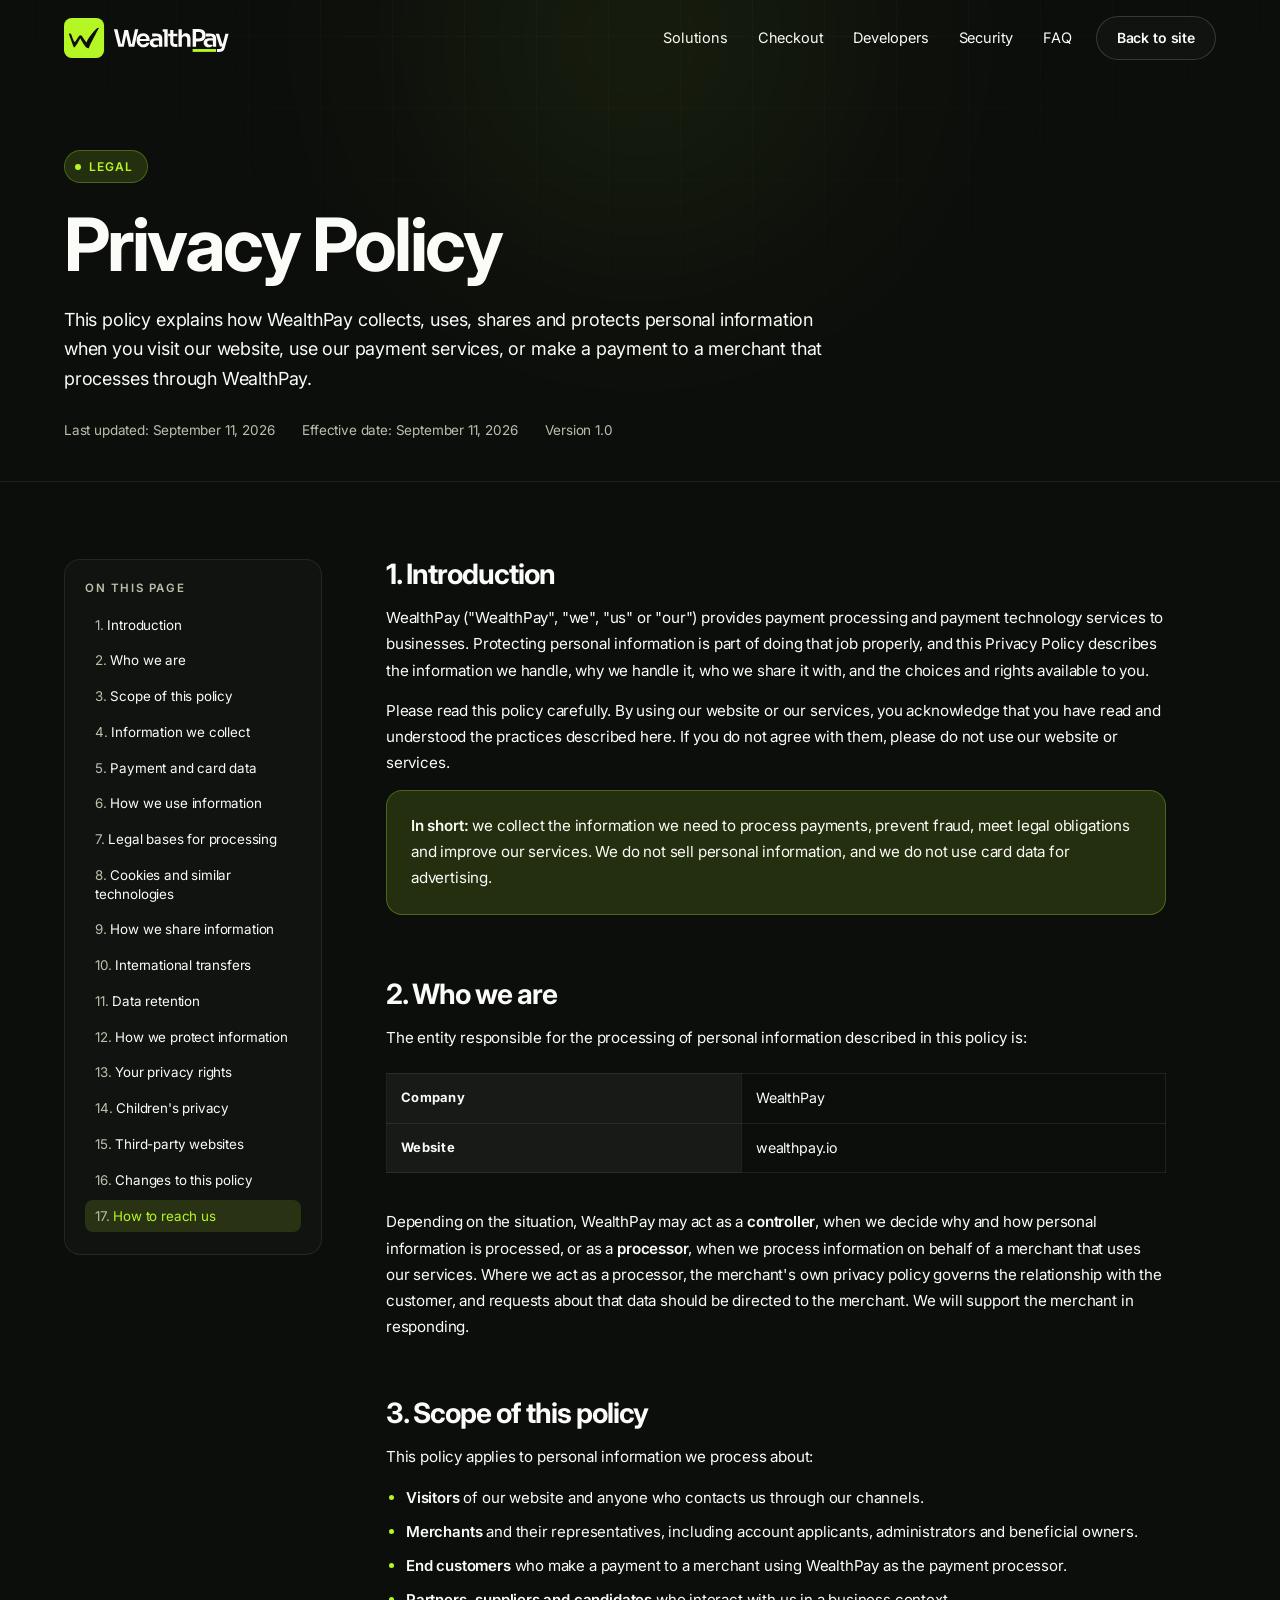
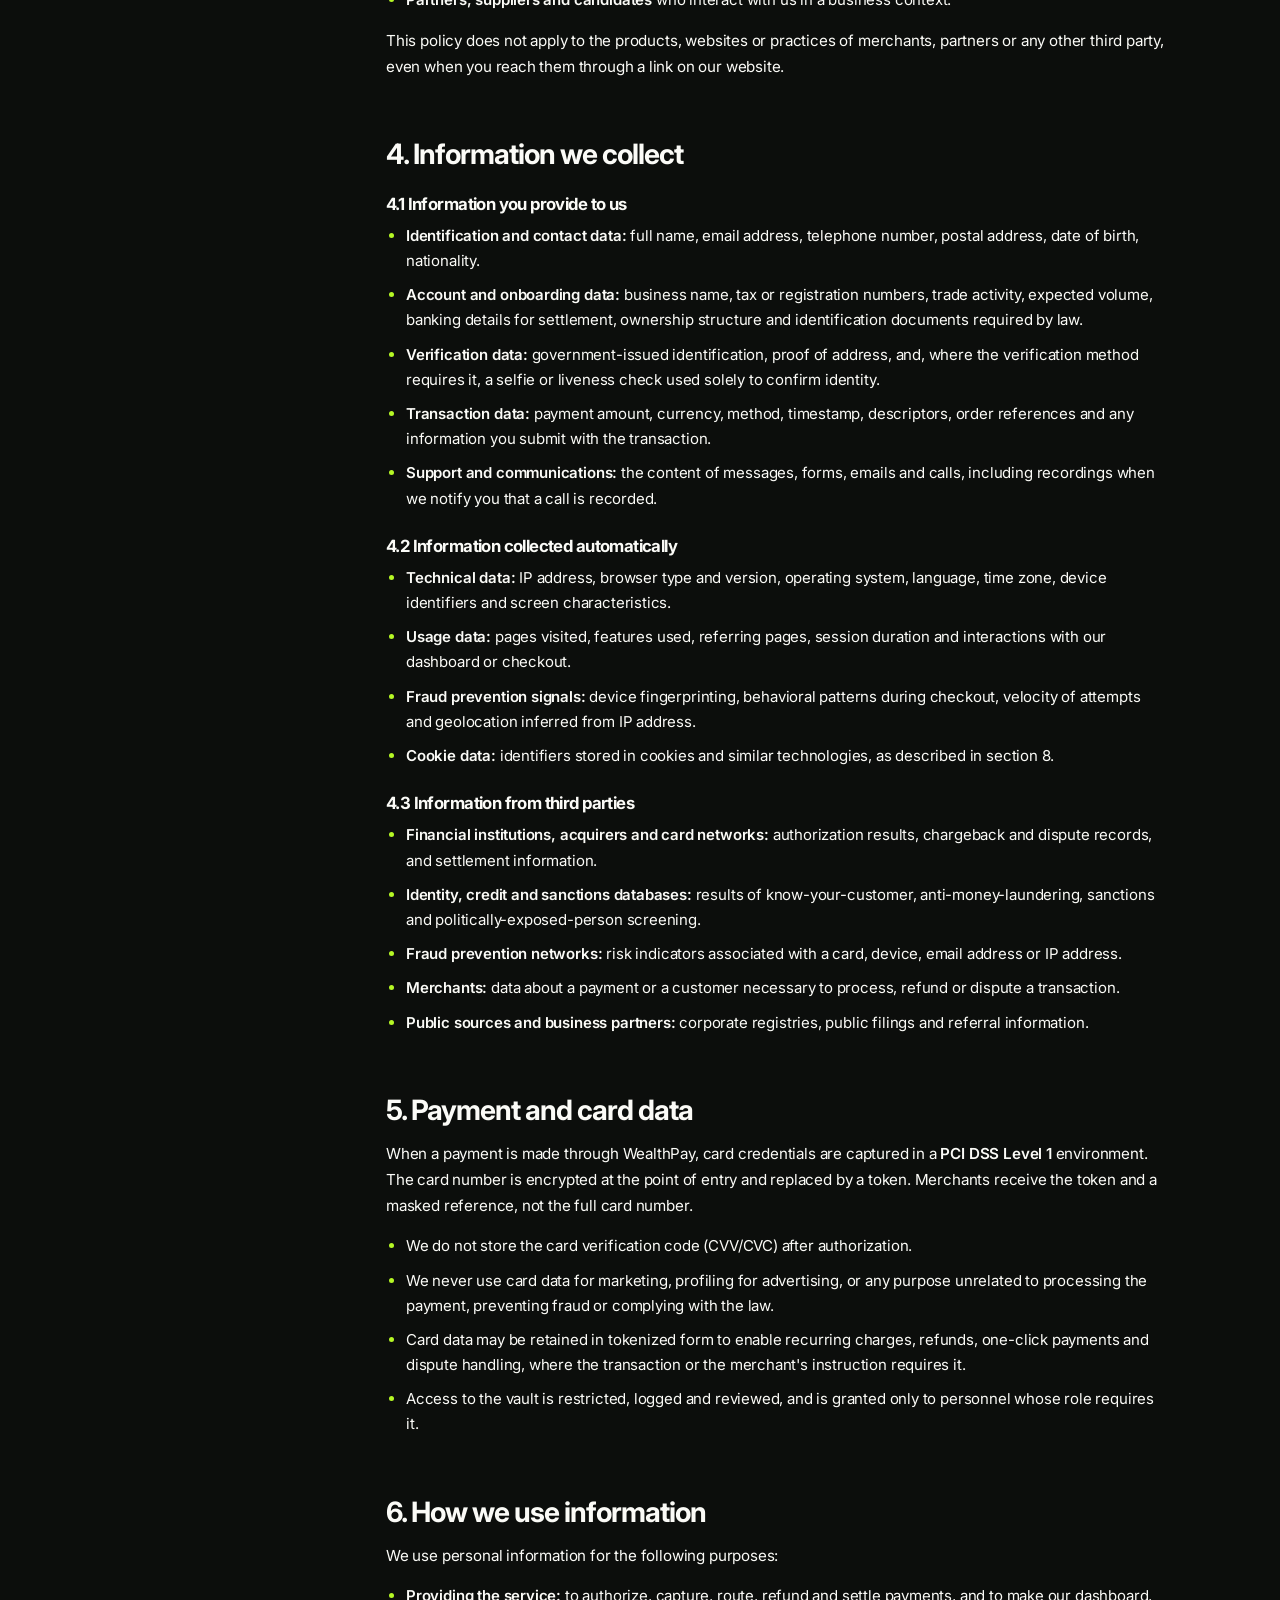
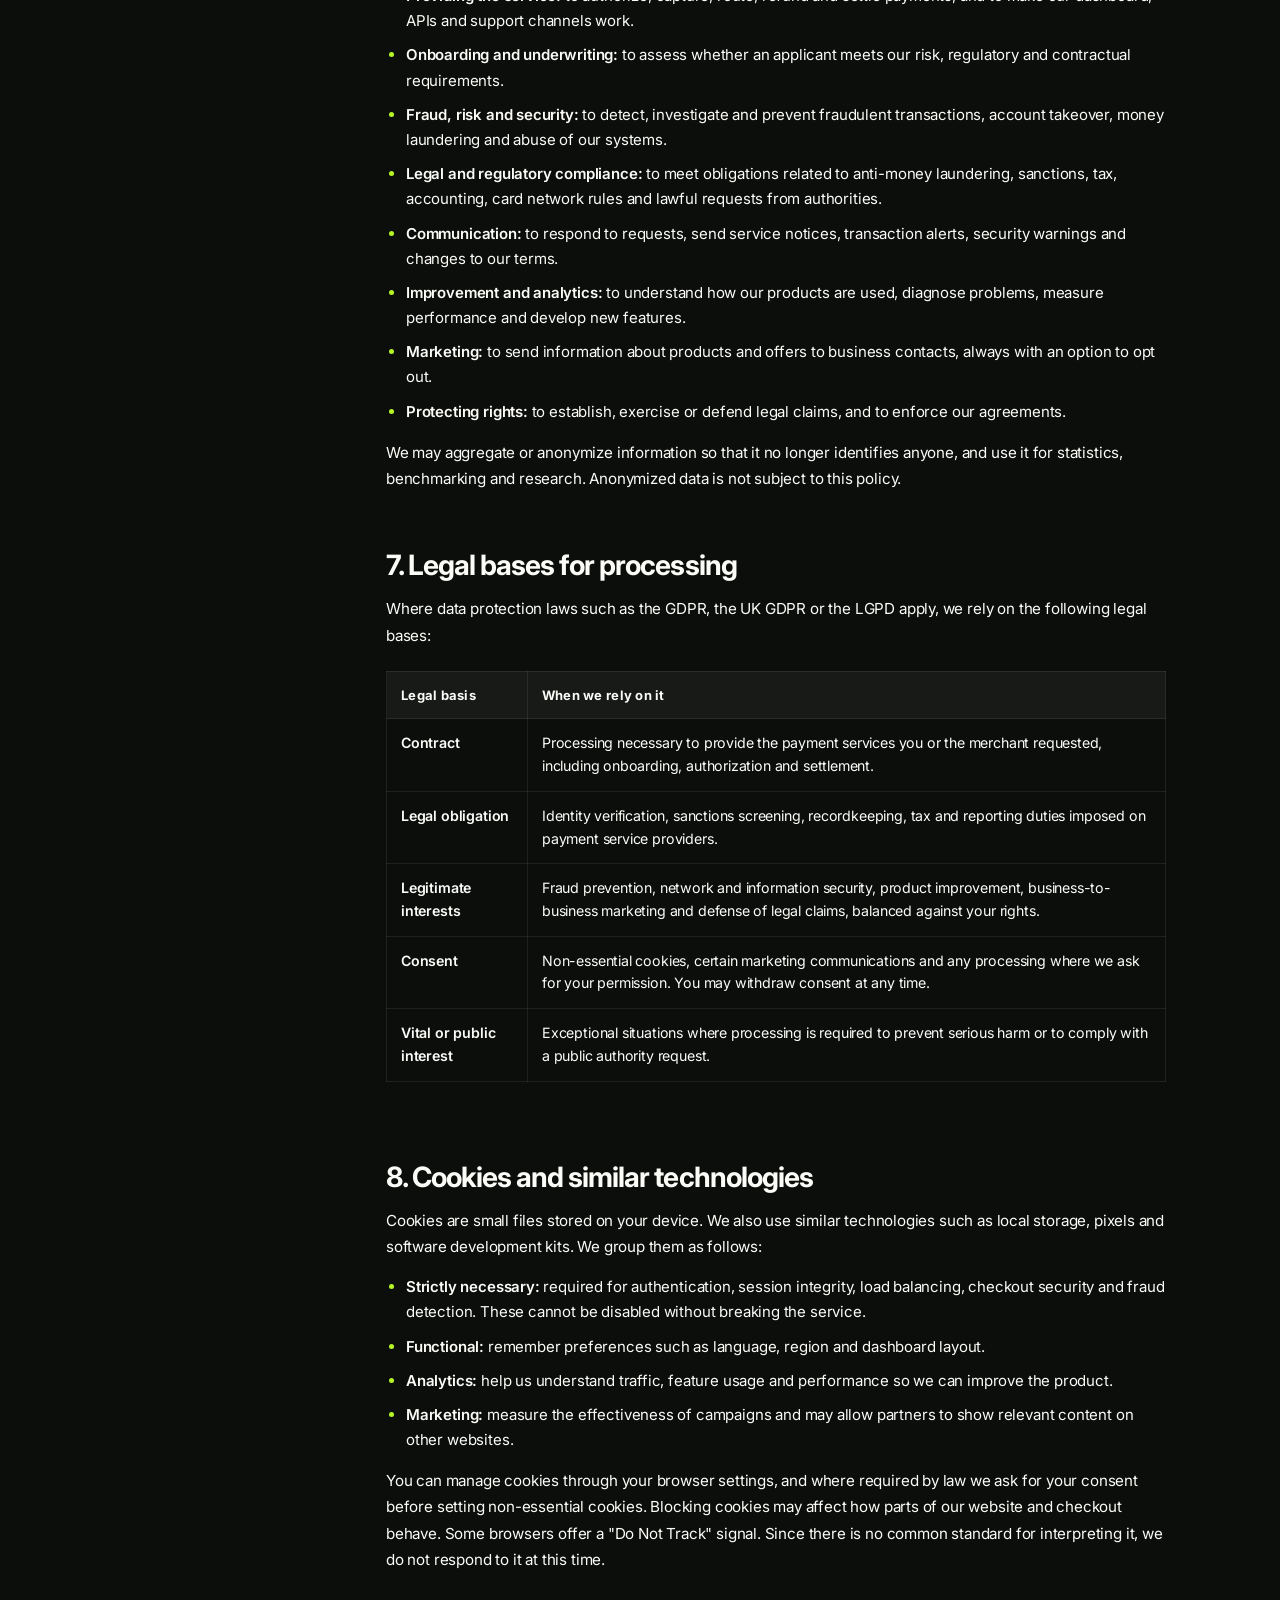
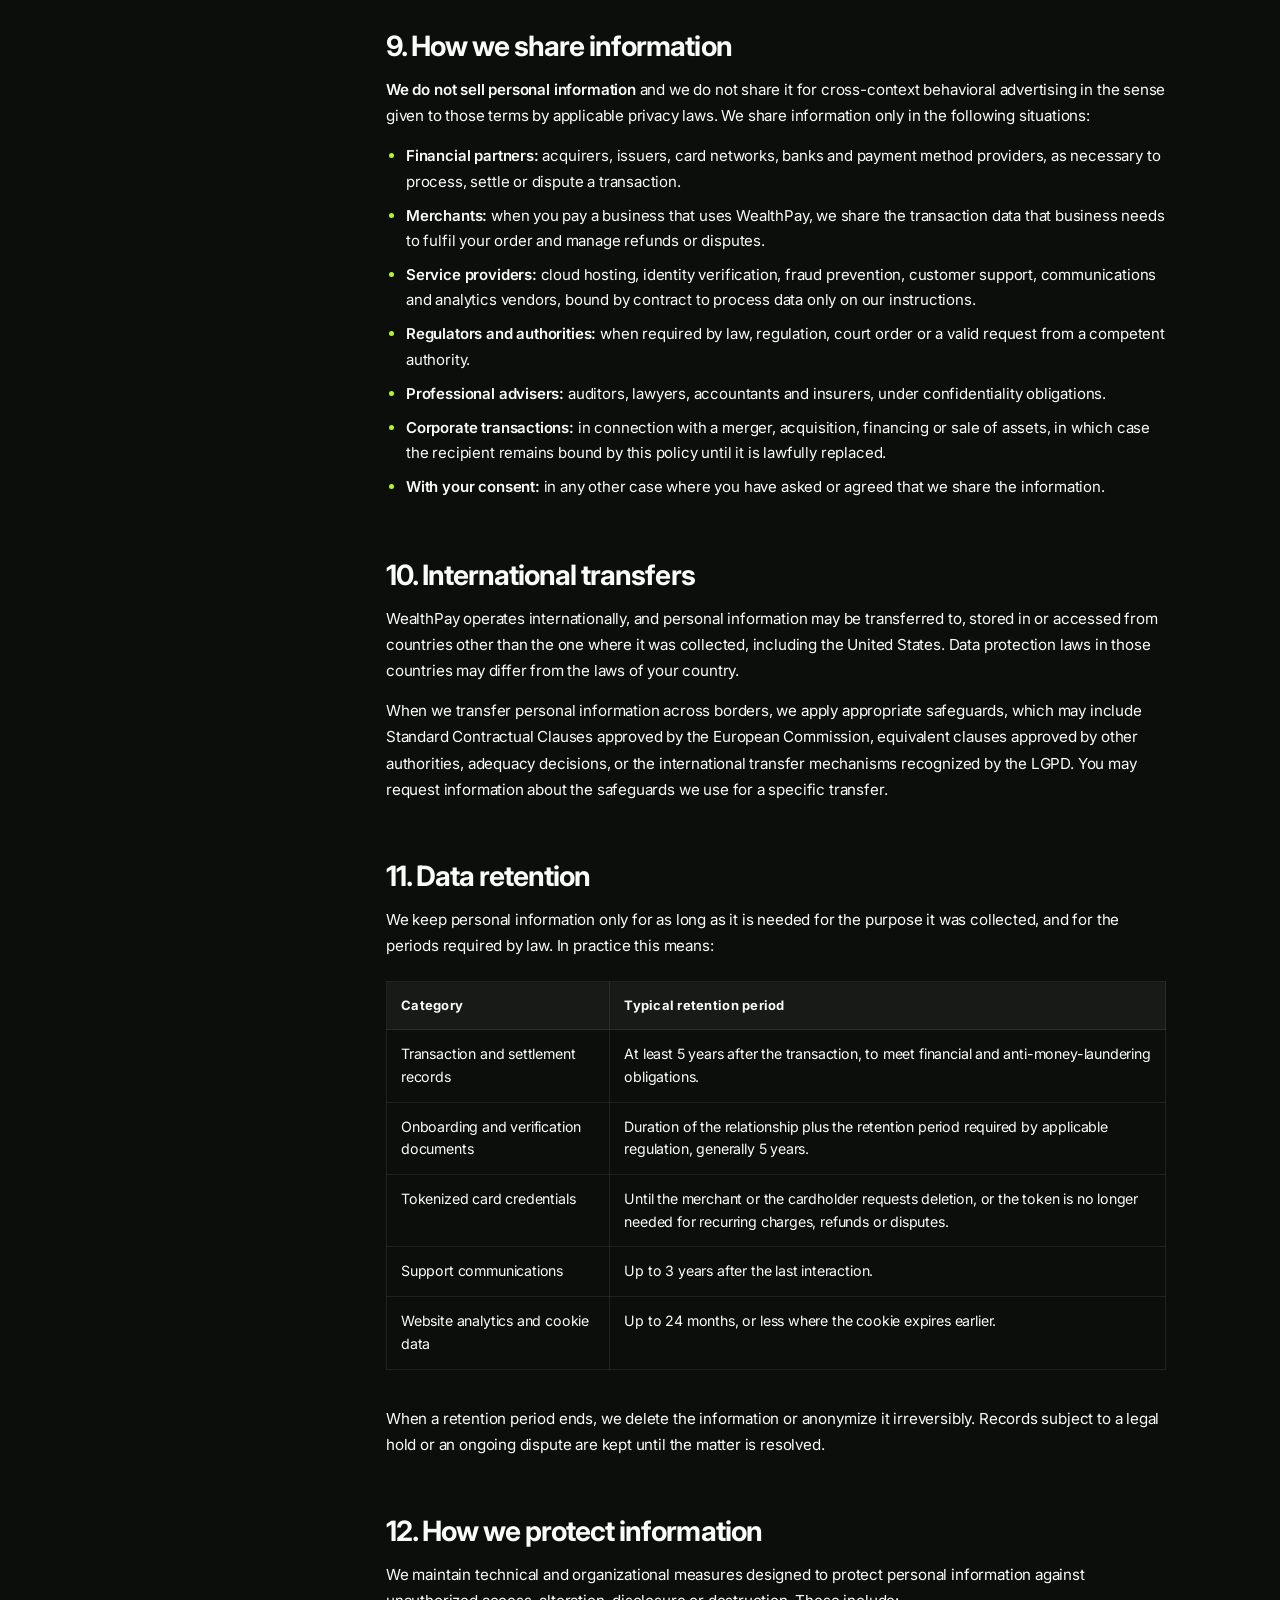
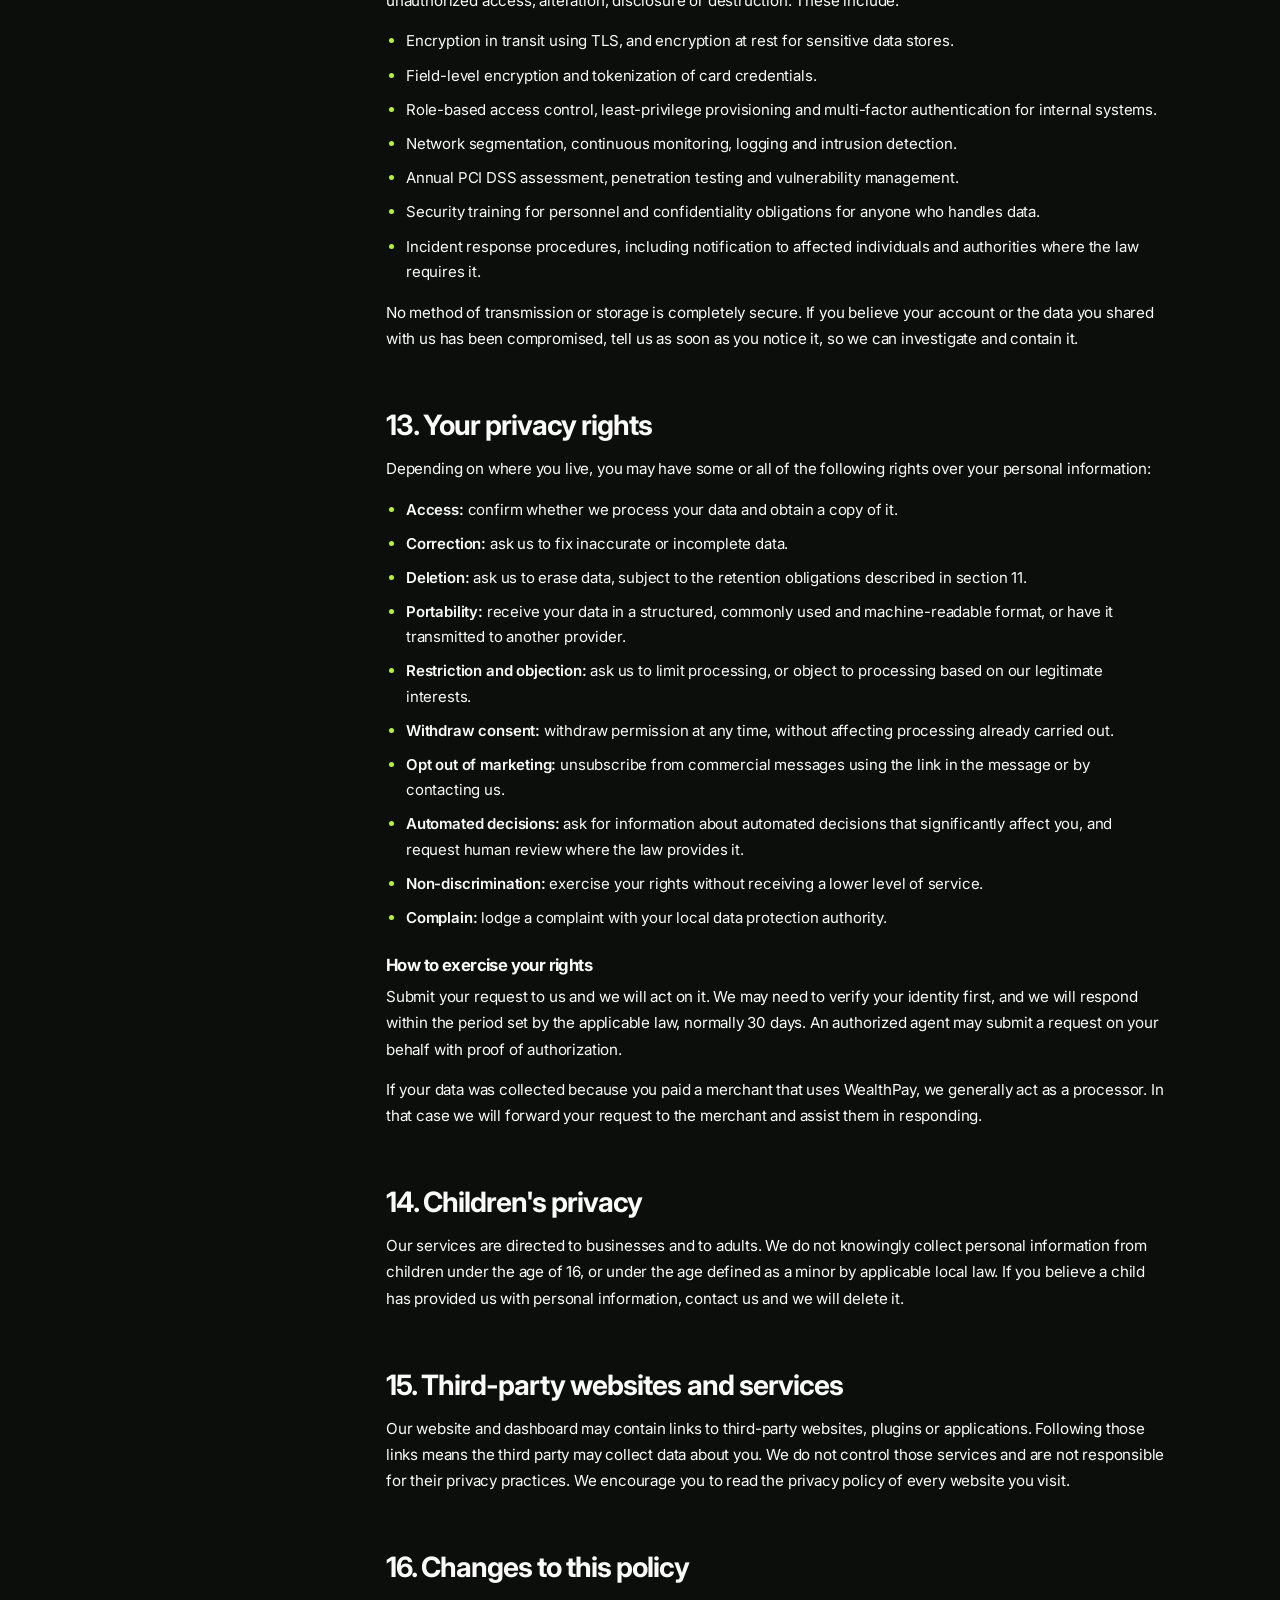
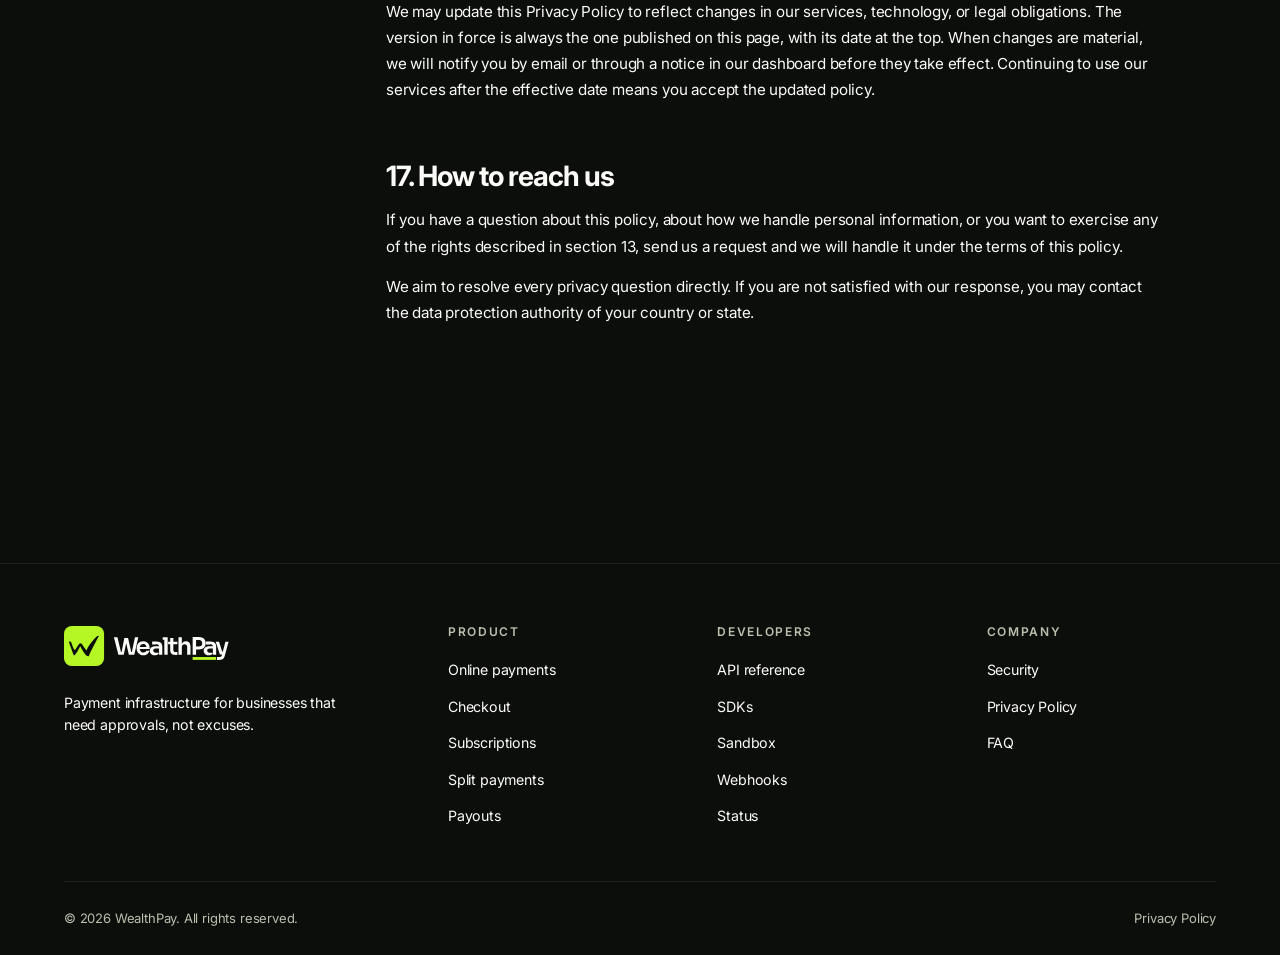
<file: privacy.html>
<!DOCTYPE html>
<html lang="en">
<head>
<meta charset="utf-8">
<meta name="viewport" content="width=device-width, initial-scale=1">
<title>Privacy Policy — WealthPay</title>
<meta name="description" content="How WealthPay collects, uses, shares and protects personal information across its payment processing services, and the rights you have over your data.">
<meta name="theme-color" content="#0C0E0C">
<meta name="robots" content="index, follow">
<link rel="canonical" href="https://wealthpay.io/privacy">
<meta property="og:type" content="website">
<meta property="og:title" content="Privacy Policy — WealthPay">
<meta property="og:description" content="How WealthPay collects, uses, shares and protects personal information.">
<meta property="og:url" content="https://wealthpay.io/privacy">
<link rel="icon" type="image/svg+xml" sizes="any" href="assets/img/wealthpay-icon-dark.svg">
<link rel="apple-touch-icon" href="assets/img/apple-touch-icon.png">
<link rel="icon" type="image/png" sizes="32x32" href="assets/img/favicon-32.png">
<link rel="mask-icon" href="assets/img/wealthpay-symbol.svg" color="#B5F725">
<link rel="preconnect" href="https://fonts.googleapis.com">
<link rel="preconnect" href="https://fonts.gstatic.com" crossorigin>
<link rel="stylesheet" href="https://fonts.googleapis.com/css2?family=Inter:wght@400;500;600;700&family=JetBrains+Mono:wght@400;500&display=swap">
<link rel="stylesheet" href="assets/css/main.css">
</head>
<body>

<svg xmlns="http://www.w3.org/2000/svg" style="display:none" aria-hidden="true">
    <symbol id="i-arrow" viewBox="0 0 24 24" fill="none" stroke="currentColor" stroke-width="2" stroke-linecap="round" stroke-linejoin="round"><path d="M5 12h14M13 6l6 6-6 6"/></symbol>
</svg>

<div class="scroll-bar" aria-hidden="true"></div>

<div class="ambience" aria-hidden="true">
    <span class="glow glow-a"></span>
</div>

<!-- ============ navigation ============ -->
<header class="nav">
    <div class="shell nav-inner">
        <a class="logo" href="/" aria-label="WealthPay home">
            <img src="assets/img/wealthpay-lockup-dark.svg" alt="WealthPay" width="165" height="40">
        </a>

        <nav aria-label="Main">
            <ul class="nav-links">
                <li><a href="/#solutions">Solutions</a></li>
                <li><a href="/#checkout">Checkout</a></li>
                <li><a href="/#developers">Developers</a></li>
                <li><a href="/#security">Security</a></li>
                <li><a href="/#faq">FAQ</a></li>
            </ul>
        </nav>

        <div class="nav-cta">
            <a class="btn btn-ghost btn-sm" href="/">Back to site</a>
            <button class="nav-toggle" type="button" aria-label="Open menu" aria-controls="mobile-menu" aria-expanded="false">
                <span></span><span></span><span></span>
            </button>
        </div>
    </div>
</header>

<div class="mobile-menu" id="mobile-menu">
    <ul>
        <li><a href="/#solutions">Solutions</a></li>
        <li><a href="/#checkout">Checkout</a></li>
        <li><a href="/#developers">Developers</a></li>
        <li><a href="/#security">Security</a></li>
        <li><a href="/">Home</a></li>
    </ul>
</div>

<main>

<!-- ============ hero ============ -->
<section class="legal-hero">
    <div class="shell">
        <span class="eyebrow"><i class="dot"></i> Legal</span>
        <h1 class="h-xl">Privacy Policy</h1>
        <p class="lead" style="max-width:760px">
            This policy explains how WealthPay collects, uses, shares and protects personal information
            when you visit our website, use our payment services, or make a payment to a merchant that
            processes through WealthPay.
        </p>
        <div class="legal-meta">
            <span>Last updated: September 11, 2026</span>
            <span>Effective date: September 11, 2026</span>
            <span>Version 1.0</span>
        </div>
    </div>
</section>

<div class="shell legal-layout">

    <!-- ============ table of contents ============ -->
    <aside class="legal-toc">
        <h4>On this page</h4>
        <ol>
            <li><a href="#introduction">Introduction</a></li>
            <li><a href="#who-we-are">Who we are</a></li>
            <li><a href="#scope">Scope of this policy</a></li>
            <li><a href="#information-we-collect">Information we collect</a></li>
            <li><a href="#payment-data">Payment and card data</a></li>
            <li><a href="#how-we-use">How we use information</a></li>
            <li><a href="#legal-bases">Legal bases for processing</a></li>
            <li><a href="#cookies">Cookies and similar technologies</a></li>
            <li><a href="#sharing">How we share information</a></li>
            <li><a href="#transfers">International transfers</a></li>
            <li><a href="#retention">Data retention</a></li>
            <li><a href="#security">How we protect information</a></li>
            <li><a href="#your-rights">Your privacy rights</a></li>
            <li><a href="#children">Children's privacy</a></li>
            <li><a href="#third-party">Third-party websites</a></li>
            <li><a href="#changes">Changes to this policy</a></li>
            <li><a href="#reach-us">How to reach us</a></li>
        </ol>
    </aside>

    <!-- ============ body ============ -->
    <div class="legal-body">

        <section id="introduction">
            <h2>1. Introduction</h2>
            <p>
                WealthPay ("WealthPay", "we", "us" or "our") provides payment processing and payment
                technology services to businesses. Protecting personal information is part of doing that job
                properly, and this Privacy Policy describes the information we handle, why we handle it, who
                we share it with, and the choices and rights available to you.
            </p>
            <p>
                Please read this policy carefully. By using our website or our services, you acknowledge that
                you have read and understood the practices described here. If you do not agree with them,
                please do not use our website or services.
            </p>
            <div class="callout">
                <p>
                    <strong>In short:</strong> we collect the information we need to process payments, prevent
                    fraud, meet legal obligations and improve our services. We do not sell personal
                    information, and we do not use card data for advertising.
                </p>
            </div>
        </section>

        <section id="who-we-are">
            <h2>2. Who we are</h2>
            <p>
                The entity responsible for the processing of personal information described in this policy is:
            </p>
            <div class="table-scroll">
                <table class="legal-table">
                    <tbody>
                        <tr><th>Company</th><td>WealthPay</td></tr>
                        <tr><th>Website</th><td>wealthpay.io</td></tr>
                    </tbody>
                </table>
            </div>
            <p>
                Depending on the situation, WealthPay may act as a <strong>controller</strong>, when we decide
                why and how personal information is processed, or as a <strong>processor</strong>, when we
                process information on behalf of a merchant that uses our services. Where we act as a
                processor, the merchant's own privacy policy governs the relationship with the customer, and
                requests about that data should be directed to the merchant. We will support the merchant in
                responding.
            </p>
        </section>

        <section id="scope">
            <h2>3. Scope of this policy</h2>
            <p>This policy applies to personal information we process about:</p>
            <ul>
                <li><strong>Visitors</strong> of our website and anyone who contacts us through our channels.</li>
                <li><strong>Merchants</strong> and their representatives, including account applicants, administrators and beneficial owners.</li>
                <li><strong>End customers</strong> who make a payment to a merchant using WealthPay as the payment processor.</li>
                <li><strong>Partners, suppliers and candidates</strong> who interact with us in a business context.</li>
            </ul>
            <p>
                This policy does not apply to the products, websites or practices of merchants, partners or
                any other third party, even when you reach them through a link on our website.
            </p>
        </section>

        <section id="information-we-collect">
            <h2>4. Information we collect</h2>

            <h3>4.1 Information you provide to us</h3>
            <ul>
                <li><strong>Identification and contact data:</strong> full name, email address, telephone number, postal address, date of birth, nationality.</li>
                <li><strong>Account and onboarding data:</strong> business name, tax or registration numbers, trade activity, expected volume, banking details for settlement, ownership structure and identification documents required by law.</li>
                <li><strong>Verification data:</strong> government-issued identification, proof of address, and, where the verification method requires it, a selfie or liveness check used solely to confirm identity.</li>
                <li><strong>Transaction data:</strong> payment amount, currency, method, timestamp, descriptors, order references and any information you submit with the transaction.</li>
                <li><strong>Support and communications:</strong> the content of messages, forms, emails and calls, including recordings when we notify you that a call is recorded.</li>
            </ul>

            <h3>4.2 Information collected automatically</h3>
            <ul>
                <li><strong>Technical data:</strong> IP address, browser type and version, operating system, language, time zone, device identifiers and screen characteristics.</li>
                <li><strong>Usage data:</strong> pages visited, features used, referring pages, session duration and interactions with our dashboard or checkout.</li>
                <li><strong>Fraud prevention signals:</strong> device fingerprinting, behavioral patterns during checkout, velocity of attempts and geolocation inferred from IP address.</li>
                <li><strong>Cookie data:</strong> identifiers stored in cookies and similar technologies, as described in section 8.</li>
            </ul>

            <h3>4.3 Information from third parties</h3>
            <ul>
                <li><strong>Financial institutions, acquirers and card networks:</strong> authorization results, chargeback and dispute records, and settlement information.</li>
                <li><strong>Identity, credit and sanctions databases:</strong> results of know-your-customer, anti-money-laundering, sanctions and politically-exposed-person screening.</li>
                <li><strong>Fraud prevention networks:</strong> risk indicators associated with a card, device, email address or IP address.</li>
                <li><strong>Merchants:</strong> data about a payment or a customer necessary to process, refund or dispute a transaction.</li>
                <li><strong>Public sources and business partners:</strong> corporate registries, public filings and referral information.</li>
            </ul>
        </section>

        <section id="payment-data">
            <h2>5. Payment and card data</h2>
            <p>
                When a payment is made through WealthPay, card credentials are captured in a
                <strong>PCI DSS Level 1</strong> environment. The card number is encrypted at the point of
                entry and replaced by a token. Merchants receive the token and a masked reference, not the
                full card number.
            </p>
            <ul>
                <li>We do not store the card verification code (CVV/CVC) after authorization.</li>
                <li>We never use card data for marketing, profiling for advertising, or any purpose unrelated to processing the payment, preventing fraud or complying with the law.</li>
                <li>Card data may be retained in tokenized form to enable recurring charges, refunds, one-click payments and dispute handling, where the transaction or the merchant's instruction requires it.</li>
                <li>Access to the vault is restricted, logged and reviewed, and is granted only to personnel whose role requires it.</li>
            </ul>
        </section>

        <section id="how-we-use">
            <h2>6. How we use information</h2>
            <p>We use personal information for the following purposes:</p>
            <ul>
                <li><strong>Providing the service:</strong> to authorize, capture, route, refund and settle payments, and to make our dashboard, APIs and support channels work.</li>
                <li><strong>Onboarding and underwriting:</strong> to assess whether an applicant meets our risk, regulatory and contractual requirements.</li>
                <li><strong>Fraud, risk and security:</strong> to detect, investigate and prevent fraudulent transactions, account takeover, money laundering and abuse of our systems.</li>
                <li><strong>Legal and regulatory compliance:</strong> to meet obligations related to anti-money laundering, sanctions, tax, accounting, card network rules and lawful requests from authorities.</li>
                <li><strong>Communication:</strong> to respond to requests, send service notices, transaction alerts, security warnings and changes to our terms.</li>
                <li><strong>Improvement and analytics:</strong> to understand how our products are used, diagnose problems, measure performance and develop new features.</li>
                <li><strong>Marketing:</strong> to send information about products and offers to business contacts, always with an option to opt out.</li>
                <li><strong>Protecting rights:</strong> to establish, exercise or defend legal claims, and to enforce our agreements.</li>
            </ul>
            <p>
                We may aggregate or anonymize information so that it no longer identifies anyone, and use it
                for statistics, benchmarking and research. Anonymized data is not subject to this policy.
            </p>
        </section>

        <section id="legal-bases">
            <h2>7. Legal bases for processing</h2>
            <p>
                Where data protection laws such as the GDPR, the UK GDPR or the LGPD apply, we rely on the
                following legal bases:
            </p>
            <div class="table-scroll">
                <table class="legal-table">
                    <thead>
                        <tr><th>Legal basis</th><th>When we rely on it</th></tr>
                    </thead>
                    <tbody>
                        <tr><td><strong>Contract</strong></td><td>Processing necessary to provide the payment services you or the merchant requested, including onboarding, authorization and settlement.</td></tr>
                        <tr><td><strong>Legal obligation</strong></td><td>Identity verification, sanctions screening, recordkeeping, tax and reporting duties imposed on payment service providers.</td></tr>
                        <tr><td><strong>Legitimate interests</strong></td><td>Fraud prevention, network and information security, product improvement, business-to-business marketing and defense of legal claims, balanced against your rights.</td></tr>
                        <tr><td><strong>Consent</strong></td><td>Non-essential cookies, certain marketing communications and any processing where we ask for your permission. You may withdraw consent at any time.</td></tr>
                        <tr><td><strong>Vital or public interest</strong></td><td>Exceptional situations where processing is required to prevent serious harm or to comply with a public authority request.</td></tr>
                    </tbody>
                </table>
            </div>
        </section>

        <section id="cookies">
            <h2>8. Cookies and similar technologies</h2>
            <p>
                Cookies are small files stored on your device. We also use similar technologies such as local
                storage, pixels and software development kits. We group them as follows:
            </p>
            <ul>
                <li><strong>Strictly necessary:</strong> required for authentication, session integrity, load balancing, checkout security and fraud detection. These cannot be disabled without breaking the service.</li>
                <li><strong>Functional:</strong> remember preferences such as language, region and dashboard layout.</li>
                <li><strong>Analytics:</strong> help us understand traffic, feature usage and performance so we can improve the product.</li>
                <li><strong>Marketing:</strong> measure the effectiveness of campaigns and may allow partners to show relevant content on other websites.</li>
            </ul>
            <p>
                You can manage cookies through your browser settings, and where required by law we ask for
                your consent before setting non-essential cookies. Blocking cookies may affect how parts of
                our website and checkout behave. Some browsers offer a "Do Not Track" signal. Since there is
                no common standard for interpreting it, we do not respond to it at this time.
            </p>
        </section>

        <section id="sharing">
            <h2>9. How we share information</h2>
            <p>
                <strong>We do not sell personal information</strong> and we do not share it for cross-context
                behavioral advertising in the sense given to those terms by applicable privacy laws. We share
                information only in the following situations:
            </p>
            <ul>
                <li><strong>Financial partners:</strong> acquirers, issuers, card networks, banks and payment method providers, as necessary to process, settle or dispute a transaction.</li>
                <li><strong>Merchants:</strong> when you pay a business that uses WealthPay, we share the transaction data that business needs to fulfil your order and manage refunds or disputes.</li>
                <li><strong>Service providers:</strong> cloud hosting, identity verification, fraud prevention, customer support, communications and analytics vendors, bound by contract to process data only on our instructions.</li>
                <li><strong>Regulators and authorities:</strong> when required by law, regulation, court order or a valid request from a competent authority.</li>
                <li><strong>Professional advisers:</strong> auditors, lawyers, accountants and insurers, under confidentiality obligations.</li>
                <li><strong>Corporate transactions:</strong> in connection with a merger, acquisition, financing or sale of assets, in which case the recipient remains bound by this policy until it is lawfully replaced.</li>
                <li><strong>With your consent:</strong> in any other case where you have asked or agreed that we share the information.</li>
            </ul>
        </section>

        <section id="transfers">
            <h2>10. International transfers</h2>
            <p>
                WealthPay operates internationally, and personal information may be transferred to, stored in or
                accessed from countries other than the one where it was collected, including the United
                States. Data protection laws in those countries may differ from the laws of your country.
            </p>
            <p>
                When we transfer personal information across borders, we apply appropriate safeguards, which
                may include Standard Contractual Clauses approved by the European Commission, equivalent
                clauses approved by other authorities, adequacy decisions, or the international transfer
                mechanisms recognized by the LGPD. You may request information about the safeguards we use for a
                specific transfer.
            </p>
        </section>

        <section id="retention">
            <h2>11. Data retention</h2>
            <p>
                We keep personal information only for as long as it is needed for the purpose it was
                collected, and for the periods required by law. In practice this means:
            </p>
            <div class="table-scroll">
                <table class="legal-table">
                    <thead>
                        <tr><th>Category</th><th>Typical retention period</th></tr>
                    </thead>
                    <tbody>
                        <tr><td>Transaction and settlement records</td><td>At least 5 years after the transaction, to meet financial and anti-money-laundering obligations.</td></tr>
                        <tr><td>Onboarding and verification documents</td><td>Duration of the relationship plus the retention period required by applicable regulation, generally 5 years.</td></tr>
                        <tr><td>Tokenized card credentials</td><td>Until the merchant or the cardholder requests deletion, or the token is no longer needed for recurring charges, refunds or disputes.</td></tr>
                        <tr><td>Support communications</td><td>Up to 3 years after the last interaction.</td></tr>
                        <tr><td>Website analytics and cookie data</td><td>Up to 24 months, or less where the cookie expires earlier.</td></tr>
                    </tbody>
                </table>
            </div>
            <p>
                When a retention period ends, we delete the information or anonymize it irreversibly. Records
                subject to a legal hold or an ongoing dispute are kept until the matter is resolved.
            </p>
        </section>

        <section id="security">
            <h2>12. How we protect information</h2>
            <p>
                We maintain technical and organizational measures designed to protect personal information
                against unauthorized access, alteration, disclosure or destruction. These include:
            </p>
            <ul>
                <li>Encryption in transit using TLS, and encryption at rest for sensitive data stores.</li>
                <li>Field-level encryption and tokenization of card credentials.</li>
                <li>Role-based access control, least-privilege provisioning and multi-factor authentication for internal systems.</li>
                <li>Network segmentation, continuous monitoring, logging and intrusion detection.</li>
                <li>Annual PCI DSS assessment, penetration testing and vulnerability management.</li>
                <li>Security training for personnel and confidentiality obligations for anyone who handles data.</li>
                <li>Incident response procedures, including notification to affected individuals and authorities where the law requires it.</li>
            </ul>
            <p>
                No method of transmission or storage is completely secure. If you believe your account or the
                data you shared with us has been compromised, tell us as soon as you notice it, so we can
                investigate and contain it.
            </p>
        </section>

        <section id="your-rights">
            <h2>13. Your privacy rights</h2>
            <p>
                Depending on where you live, you may have some or all of the following rights over your
                personal information:
            </p>
            <ul>
                <li><strong>Access:</strong> confirm whether we process your data and obtain a copy of it.</li>
                <li><strong>Correction:</strong> ask us to fix inaccurate or incomplete data.</li>
                <li><strong>Deletion:</strong> ask us to erase data, subject to the retention obligations described in section 11.</li>
                <li><strong>Portability:</strong> receive your data in a structured, commonly used and machine-readable format, or have it transmitted to another provider.</li>
                <li><strong>Restriction and objection:</strong> ask us to limit processing, or object to processing based on our legitimate interests.</li>
                <li><strong>Withdraw consent:</strong> withdraw permission at any time, without affecting processing already carried out.</li>
                <li><strong>Opt out of marketing:</strong> unsubscribe from commercial messages using the link in the message or by contacting us.</li>
                <li><strong>Automated decisions:</strong> ask for information about automated decisions that significantly affect you, and request human review where the law provides it.</li>
                <li><strong>Non-discrimination:</strong> exercise your rights without receiving a lower level of service.</li>
                <li><strong>Complain:</strong> lodge a complaint with your local data protection authority.</li>
            </ul>
            <h3>How to exercise your rights</h3>
            <p>
                Submit your request to us and we will act on it. We may need to verify your identity first,
                and we will respond within the period set by the applicable law, normally 30 days. An
                authorized agent may submit a request on your behalf with proof of authorization.
            </p>
            <p>
                If your data was collected because you paid a merchant that uses WealthPay, we generally act as
                a processor. In that case we will forward your request to the merchant and assist them in
                responding.
            </p>
        </section>

        <section id="children">
            <h2>14. Children's privacy</h2>
            <p>
                Our services are directed to businesses and to adults. We do not knowingly collect personal
                information from children under the age of 16, or under the age defined as a minor by
                applicable local law. If you believe a child has provided us with personal information,
                contact us and we will delete it.
            </p>
        </section>

        <section id="third-party">
            <h2>15. Third-party websites and services</h2>
            <p>
                Our website and dashboard may contain links to third-party websites, plugins or applications.
                Following those links means the third party may collect data about you. We do not control
                those services and are not responsible for their privacy practices. We encourage you to read
                the privacy policy of every website you visit.
            </p>
        </section>

        <section id="changes">
            <h2>16. Changes to this policy</h2>
            <p>
                We may update this Privacy Policy to reflect changes in our services, technology, or legal
                obligations. The version in force is always the one published on this page, with its date at
                the top. When changes are material, we will notify you by email or through a notice in our
                dashboard before they take effect. Continuing to use our services after the effective date
                means you accept the updated policy.
            </p>
        </section>

        <section id="reach-us">
            <h2>17. How to reach us</h2>
            <p>
                If you have a question about this policy, about how we handle personal information, or you
                want to exercise any of the rights described in section 13, send us a request and we will
                handle it under the terms of this policy.
            </p>
            <!-- A privacy policy has to name at least one channel where a person can reach the
                 controller. Put the address here as soon as WealthPay has one. -->
            <p>
                We aim to resolve every privacy question directly. If you are not satisfied with our response,
                you may contact the data protection authority of your country or state.
            </p>
        </section>

    </div>
</div>

</main>

<!-- ============ footer ============ -->
<footer class="footer">
    <div class="shell">
        <div class="footer-grid">
            <div class="footer-brand">
                <a class="logo" href="/" aria-label="WealthPay home">
                    <img src="assets/img/wealthpay-lockup-dark.svg" alt="WealthPay" width="165" height="40">
                </a>
                <p>Payment infrastructure for businesses that need approvals, not excuses.</p>
            </div>

            <div>
                <h4>Product</h4>
                <ul>
                    <li><a href="/#solutions">Online payments</a></li>
                    <li><a href="/#checkout">Checkout</a></li>
                    <li><a href="/#solutions">Subscriptions</a></li>
                    <li><a href="/#solutions">Split payments</a></li>
                    <li><a href="/#solutions">Payouts</a></li>
                </ul>
            </div>

            <div>
                <h4>Developers</h4>
                <ul>
                    <li><a href="/#developers">API reference</a></li>
                    <li><a href="/#developers">SDKs</a></li>
                    <li><a href="/#developers">Sandbox</a></li>
                    <li><a href="/#developers">Webhooks</a></li>
                    <li><a href="/#security">Status</a></li>
                </ul>
            </div>

            <div>
                <h4>Company</h4>
                <ul>
                    <li><a href="/#security">Security</a></li>
                    <li><a href="/privacy">Privacy Policy</a></li>
                    <li><a href="/#faq">FAQ</a></li>
                </ul>
            </div>
        </div>

        <div class="footer-base">
            <span>&copy; <span data-year>2026</span> WealthPay. All rights reserved.</span>
            <nav>
                <a href="/privacy">Privacy Policy</a>
            </nav>
        </div>
    </div>
</footer>

<script src="assets/js/main.js"></script>
</body>
</html>
</file>
<file: assets/css/main.css>
/* =========================================================
   WealthPay — Payment infrastructure
   Global stylesheet
   ========================================================= */

/* ---------- Design tokens ---------- */
:root {
    --bg: #0c0e0c;
    --bg-soft: #0f120e;
    --bg-elev: #12160f;
    --acid: #b5f725;
    --acid-soft: rgba(181, 247, 37, 0.14);
    --acid-line: rgba(181, 247, 37, 0.28);
    /* --vx-paper from the brand tokens */
    --text: #fbfbf7;
    /* body copy is the same paper as headings; hierarchy comes from weight */
    --text-dim: #fbfbf7;
    --text-mute: #b8c1ac;
    --line: rgba(255, 255, 255, 0.08);
    --line-strong: rgba(255, 255, 255, 0.16);
    --surface: rgba(255, 255, 255, 0.025);
    --surface-2: rgba(255, 255, 255, 0.05);
    --danger: #ff6b5e;
    --radius-s: 10px;
    --radius: 16px;
    --radius-l: 24px;
    --shell: 1200px;
    --gutter: 24px;
    --ease: cubic-bezier(0.22, 1, 0.36, 1);
    --font: "Inter", -apple-system, BlinkMacSystemFont, "Segoe UI", Roboto, Helvetica, Arial, sans-serif;
    --mono: "JetBrains Mono", ui-monospace, SFMono-Regular, Menlo, Consolas, monospace;
}

/* ---------- Reset / base ---------- */
*,
*::before,
*::after {
    box-sizing: border-box;
}

html {
    scroll-behavior: smooth;
    -webkit-text-size-adjust: 100%;
    /* reveal transforms and the floating badges stick out past the shell for
       a moment; clip contains them without turning html into a scroll
       container, which is what would break position: sticky. */
    overflow-x: clip;
}

body {
    margin: 0;
    background: var(--bg);
    color: var(--text);
    font-family: var(--font);
    font-size: 16px;
    line-height: 1.6;
    letter-spacing: -0.011em;
    overflow-x: hidden;
    overflow-x: clip;
    -webkit-font-smoothing: antialiased;
}

body.is-locked {
    overflow: hidden;
}

img,
svg {
    max-width: 100%;
    display: block;
}

a {
    color: inherit;
    text-decoration: none;
}

button,
input,
select,
textarea {
    font: inherit;
    color: inherit;
}

h1,
h2,
h3,
h4 {
    margin: 0;
    font-weight: 700;
    letter-spacing: -0.035em;
    line-height: 1.08;
}

p {
    margin: 0;
}

ul,
ol {
    margin: 0;
}

::selection {
    background: var(--acid);
    color: #0b0d0b;
}

:focus-visible {
    outline: 2px solid var(--acid);
    outline-offset: 3px;
    border-radius: 6px;
}

/* ---------- Page ambience ---------- */
.ambience {
    position: fixed;
    inset: 0;
    z-index: 0;
    pointer-events: none;
    overflow: hidden;
}

.ambience::before {
    content: "";
    position: absolute;
    inset: -20%;
    background-image: linear-gradient(var(--line) 1px, transparent 1px),
        linear-gradient(90deg, var(--line) 1px, transparent 1px);
    background-size: 72px 72px;
    opacity: 0.35;
    mask-image: radial-gradient(ellipse 80% 60% at 50% 0%, #000 20%, transparent 75%);
    -webkit-mask-image: radial-gradient(ellipse 80% 60% at 50% 0%, #000 20%, transparent 75%);
}

.glow {
    position: absolute;
    border-radius: 50%;
    filter: blur(120px);
    opacity: 0.5;
}

.glow-a {
    width: 640px;
    height: 640px;
    top: -280px;
    left: 50%;
    transform: translateX(-50%);
    background: radial-gradient(circle, rgba(181, 247, 37, 0.22), transparent 68%);
    animation: drift 18s var(--ease) infinite alternate;
}

.glow-b {
    width: 480px;
    height: 480px;
    top: 42%;
    right: -180px;
    background: radial-gradient(circle, rgba(181, 247, 37, 0.11), transparent 70%);
    animation: drift 24s var(--ease) infinite alternate-reverse;
}

@keyframes drift {
    from {
        transform: translate3d(-50%, 0, 0) scale(1);
    }
    to {
        transform: translate3d(-42%, 40px, 0) scale(1.12);
    }
}

.glow-b {
    animation-name: driftB;
}

@keyframes driftB {
    from {
        transform: translate3d(0, 0, 0);
    }
    to {
        transform: translate3d(-60px, -60px, 0) scale(1.15);
    }
}

/* ---------- Layout helpers ---------- */
.shell {
    width: 100%;
    max-width: var(--shell);
    margin-inline: auto;
    padding-inline: var(--gutter);
    position: relative;
    z-index: 1;
}

/* grid items default to min-width:auto, which lets wide content such as the
   code block push the column past the viewport. */
.hero-grid > *,
.sim > *,
.split > *,
.legal-layout > *,
.card-grid > *,
.stats > * {
    min-width: 0;
}

/* the header is fixed, so an anchored section has to start below it */
section[id] {
    scroll-margin-top: 96px;
}

.section {
    position: relative;
    z-index: 1;
    padding-block: clamp(56px, 8vw, 80px);
}

.section-head {
    max-width: 720px;
    margin-bottom: 56px;
}

.section-head.is-center {
    margin-inline: auto;
    text-align: center;
}

.eyebrow {
    display: inline-flex;
    align-items: center;
    gap: 8px;
    padding: 6px 14px 6px 10px;
    border: 1px solid var(--acid-line);
    border-radius: 999px;
    background: var(--acid-soft);
    color: var(--acid);
    font-size: 12px;
    font-weight: 600;
    letter-spacing: 0.08em;
    text-transform: uppercase;
    margin-bottom: 22px;
}

.eyebrow .dot {
    width: 6px;
    height: 6px;
    border-radius: 50%;
    background: var(--acid);
    box-shadow: 0 0 0 0 var(--acid);
    animation: pulse 2.4s infinite;
}

@keyframes pulse {
    0% {
        box-shadow: 0 0 0 0 rgba(181, 247, 37, 0.6);
    }
    70% {
        box-shadow: 0 0 0 8px rgba(181, 247, 37, 0);
    }
    100% {
        box-shadow: 0 0 0 0 rgba(181, 247, 37, 0);
    }
}

.h-xl {
    font-size: clamp(2.6rem, 6.4vw, 4.6rem);
}

.h-lg {
    font-size: clamp(2rem, 4.4vw, 3.15rem);
}

.h-md {
    font-size: clamp(1.35rem, 2.4vw, 1.7rem);
}

.lead {
    color: var(--text-dim);
    font-size: clamp(1rem, 1.5vw, 1.125rem);
    line-height: 1.65;
    margin-top: 20px;
}

.accent {
    color: var(--acid);
}

.stroke-text {
    color: transparent;
    -webkit-text-stroke: 1px rgba(237, 242, 230, 0.72);
}

/* ---------- Buttons ---------- */
.btn {
    position: relative;
    display: inline-flex;
    align-items: center;
    justify-content: center;
    gap: 10px;
    padding: 14px 26px;
    border-radius: 999px;
    border: 1px solid transparent;
    font-size: 15px;
    font-weight: 600;
    letter-spacing: -0.01em;
    cursor: pointer;
    overflow: hidden;
    transition: transform 0.35s var(--ease), background 0.3s var(--ease), border-color 0.3s var(--ease),
        color 0.3s var(--ease), box-shadow 0.35s var(--ease);
}

.btn svg {
    width: 16px;
    height: 16px;
    transition: transform 0.35s var(--ease);
}

.btn:hover {
    transform: translateY(-2px);
}

.btn:hover svg {
    transform: translateX(3px);
}

.btn-primary {
    background: var(--acid);
    color: #0b0d0b;
    box-shadow: 0 10px 30px -12px rgba(181, 247, 37, 0.65);
}

.btn-primary:hover {
    box-shadow: 0 18px 44px -14px rgba(181, 247, 37, 0.8);
}

.btn-ghost {
    border-color: var(--line-strong);
    background: var(--surface);
    color: var(--text);
    backdrop-filter: blur(8px);
}

.btn-ghost:hover {
    border-color: var(--acid-line);
    color: var(--acid);
    background: var(--acid-soft);
}

.btn-sm {
    padding: 10px 20px;
    font-size: 14px;
}

/* ---------- Navigation ---------- */
.nav {
    position: fixed;
    top: 0;
    left: 0;
    right: 0;
    z-index: 60;
    transition: background 0.4s var(--ease), border-color 0.4s var(--ease), backdrop-filter 0.4s var(--ease);
    border-bottom: 1px solid transparent;
}

.nav.is-stuck {
    background: rgba(12, 14, 12, 0.78);
    backdrop-filter: blur(16px);
    border-bottom-color: var(--line);
}

.nav-inner {
    display: flex;
    align-items: center;
    justify-content: space-between;
    gap: 24px;
    height: 76px;
}

/* The lockup is artwork. Never typeset the brand name, and never take the
   lockup below 76px wide (the kit's floor). Heights here keep it above it:
   30px tall is 92px wide, 27px tall is 83px. */
.logo {
    display: inline-flex;
    align-items: center;
}

.logo img {
    display: block;
    width: auto;
    height: 40px;
    transition: opacity 0.3s var(--ease);
}

.logo:hover img {
    opacity: 0.82;
}

/* with no call to action on the right, the links carry that edge themselves */
.nav-inner > nav {
    margin-left: auto;
}

.nav-links {
    display: flex;
    align-items: center;
    gap: 30px;
    list-style: none;
    padding: 0;
    margin: 0;
}

.nav-links a {
    position: relative;
    font-size: 14.5px;
    color: var(--text-dim);
    transition: color 0.25s var(--ease);
}

.nav-links a::after {
    content: "";
    position: absolute;
    left: 0;
    bottom: -6px;
    width: 100%;
    height: 1px;
    background: var(--acid);
    transform: scaleX(0);
    transform-origin: right;
    transition: transform 0.4s var(--ease);
}

.nav-links a:hover {
    color: var(--text);
}

.nav-links a:hover::after {
    transform: scaleX(1);
    transform-origin: left;
}

.nav-cta {
    display: flex;
    align-items: center;
    gap: 12px;
}

.nav-toggle {
    display: none;
    position: relative;
    width: 44px;
    height: 44px;
    flex: none;
    border: 1px solid var(--line-strong);
    border-radius: 12px;
    background: var(--surface);
    cursor: pointer;
    padding: 0;
    z-index: 61;
}

.nav-toggle span {
    position: absolute;
    left: 50%;
    width: 18px;
    height: 1.6px;
    border-radius: 2px;
    background: var(--text);
    transform: translateX(-50%);
    transition: transform 0.35s var(--ease), opacity 0.2s var(--ease);
}

.nav-toggle span:nth-child(1) {
    top: 15px;
}

.nav-toggle span:nth-child(2) {
    top: 21px;
}

.nav-toggle span:nth-child(3) {
    top: 27px;
}

.nav-toggle.is-open span:nth-child(1) {
    transform: translateX(-50%) translateY(6px) rotate(45deg);
}

.nav-toggle.is-open span:nth-child(2) {
    opacity: 0;
}

.nav-toggle.is-open span:nth-child(3) {
    transform: translateX(-50%) translateY(-6px) rotate(-45deg);
}

.mobile-menu {
    position: fixed;
    inset: 0;
    z-index: 55;
    display: none;
    flex-direction: column;
    background: rgba(12, 14, 12, 0.98);
    backdrop-filter: blur(20px);
    padding: 96px var(--gutter) max(28px, env(safe-area-inset-bottom));
    overflow-y: auto;
    overscroll-behavior: contain;
    opacity: 0;
    visibility: hidden;
    pointer-events: none;
    transform: translateY(-14px);
    transition: opacity 0.32s var(--ease), transform 0.42s var(--ease), visibility 0.32s var(--ease);
}

.mobile-menu.is-open {
    opacity: 1;
    visibility: visible;
    pointer-events: auto;
    transform: translateY(0);
}

.mobile-menu ul {
    list-style: none;
    padding: 0;
    margin: 0;
    display: grid;
    gap: 2px;
}

/* scoped to the list: a bare `.mobile-menu a` outranks `.btn` and would
   force the call to action back to display:block. */
.mobile-menu ul a {
    display: block;
    padding: 15px 0;
    font-size: 21px;
    font-weight: 600;
    letter-spacing: -0.03em;
    border-bottom: 1px solid var(--line);
    transition: color 0.25s var(--ease);
}

.mobile-menu ul a:hover {
    color: var(--acid);
}

.mobile-menu .btn {
    width: 100%;
    margin-top: auto;
    padding-block: 16px;
}

/* ---------- Hero ---------- */
.hero {
    position: relative;
    padding-top: 148px;
    padding-bottom: clamp(60px, 8vw, 96px);
}

.hero-grid {
    display: grid;
    grid-template-columns: 1.02fr 0.98fr;
    gap: clamp(32px, 5vw, 72px);
    align-items: center;
}

.hero h1 {
    font-size: clamp(2.7rem, 6.2vw, 4.5rem);
}

.hero h1 .line {
    display: block;
    overflow: hidden;
}

.hero h1 .line > span {
    display: block;
    transform: translateY(105%);
    animation: riseIn 1s var(--ease) forwards;
}

.hero h1 .line:nth-child(2) > span {
    animation-delay: 0.11s;
}

.hero h1 .line:nth-child(3) > span {
    animation-delay: 0.22s;
}

@keyframes riseIn {
    to {
        transform: translateY(0);
    }
}

.hero-actions {
    display: flex;
    flex-wrap: wrap;
    gap: 14px;
    margin-top: 36px;
}

.hero-note {
    display: flex;
    flex-wrap: wrap;
    align-items: center;
    gap: 10px 22px;
    margin-top: 34px;
    color: var(--text-dim);
    font-size: 13.5px;
}

.hero-note span {
    display: inline-flex;
    align-items: center;
    gap: 8px;
}

.hero-note svg {
    width: 15px;
    height: 15px;
    color: var(--acid);
}

/* Hero terminal widget */
.terminal {
    position: relative;
    border: 1px solid var(--line);
    border-radius: var(--radius-l);
    background: linear-gradient(165deg, rgba(255, 255, 255, 0.055), rgba(255, 255, 255, 0.012));
    backdrop-filter: blur(10px);
    padding: 22px 22px 42px;
    box-shadow: 0 40px 80px -40px rgba(0, 0, 0, 0.9);
    animation: floaty 7s ease-in-out infinite;
}

@keyframes floaty {
    0%,
    100% {
        transform: translateY(0);
    }
    50% {
        transform: translateY(-12px);
    }
}

.terminal::before {
    content: "";
    position: absolute;
    inset: -1px;
    border-radius: inherit;
    padding: 1px;
    background: linear-gradient(140deg, var(--acid-line), transparent 42%, transparent 62%, rgba(181, 247, 37, 0.16));
    -webkit-mask: linear-gradient(#000 0 0) content-box, linear-gradient(#000 0 0);
    -webkit-mask-composite: xor;
    mask-composite: exclude;
    pointer-events: none;
}

.terminal-head {
    display: flex;
    align-items: center;
    justify-content: space-between;
    padding-bottom: 16px;
    border-bottom: 1px solid var(--line);
}

.terminal-head strong {
    font-size: 13px;
    font-weight: 600;
    letter-spacing: 0.02em;
}

.chip {
    display: inline-flex;
    align-items: center;
    gap: 7px;
    padding: 5px 11px;
    border-radius: 999px;
    border: 1px solid var(--acid-line);
    background: var(--acid-soft);
    color: var(--acid);
    font-size: 11px;
    font-weight: 600;
    letter-spacing: 0.06em;
    text-transform: uppercase;
}

.chip .dot {
    width: 5px;
    height: 5px;
    border-radius: 50%;
    background: currentColor;
}

.terminal-amount {
    padding: 26px 0 22px;
    text-align: center;
    border-bottom: 1px solid var(--line);
}

.terminal-amount small {
    display: block;
    color: var(--text-mute);
    font-size: 12px;
    letter-spacing: 0.14em;
    text-transform: uppercase;
}

.terminal-amount strong {
    display: block;
    margin-top: 8px;
    font-size: clamp(2.1rem, 4vw, 2.8rem);
    font-weight: 700;
    letter-spacing: -0.04em;
    font-variant-numeric: tabular-nums;
}

.terminal-rows {
    display: grid;
    gap: 2px;
    padding-top: 6px;
}

.terminal-row {
    display: flex;
    align-items: center;
    justify-content: space-between;
    gap: 16px;
    padding: 11px 0;
    font-size: 13.5px;
    color: var(--text-dim);
    border-bottom: 1px solid rgba(255, 255, 255, 0.045);
}

.terminal-row:last-child {
    border-bottom: 0;
}

.terminal-row b {
    color: var(--text);
    font-weight: 600;
    font-variant-numeric: tabular-nums;
}

.terminal-row .ok {
    color: var(--acid);
}

.float-card {
    position: absolute;
    display: flex;
    align-items: center;
    gap: 12px;
    padding: 12px 16px;
    border-radius: 14px;
    border: 1px solid var(--line-strong);
    background: rgba(18, 22, 15, 0.92);
    backdrop-filter: blur(12px);
    box-shadow: 0 24px 50px -28px rgba(0, 0, 0, 1);
    font-size: 12.5px;
    animation: floaty 9s ease-in-out infinite;
}

.float-card small {
    display: block;
    color: var(--text-mute);
    font-size: 11px;
}

.float-card b {
    font-size: 15px;
    font-weight: 700;
    letter-spacing: -0.02em;
}

.float-card .ico {
    display: grid;
    place-items: center;
    width: 32px;
    height: 32px;
    border-radius: 9px;
    background: var(--acid-soft);
    color: var(--acid);
    flex: none;
}

.float-card .ico svg {
    width: 16px;
    height: 16px;
}

.float-a {
    top: 27%;
    left: -22px;
    animation-delay: 0.6s;
}

.float-b {
    bottom: -28px;
    right: -18px;
    animation-delay: 1.4s;
}

/* ---------- Logo marquee ---------- */
.marquee {
    position: relative;
    z-index: 1;
    border-block: 1px solid var(--line);
    padding-block: 26px;
    overflow: hidden;
    mask-image: linear-gradient(90deg, transparent, #000 12%, #000 88%, transparent);
    -webkit-mask-image: linear-gradient(90deg, transparent, #000 12%, #000 88%, transparent);
}

.marquee-track {
    display: flex;
    align-items: center;
    gap: 64px;
    width: max-content;
    animation: slide 38s linear infinite;
}

.marquee:hover .marquee-track {
    animation-play-state: paused;
}

@keyframes slide {
    to {
        transform: translateX(-50%);
    }
}

.marquee-item {
    display: inline-flex;
    align-items: center;
    gap: 10px;
    color: var(--text-dim);
    font-size: 15px;
    font-weight: 600;
    letter-spacing: -0.02em;
    white-space: nowrap;
    transition: color 0.3s var(--ease);
}

.marquee-item:hover {
    color: var(--text);
}

.marquee-item svg {
    width: 16px;
    height: 16px;
    color: var(--acid);
    opacity: 0.7;
}

/* ---------- Feature cards ---------- */
.card-grid {
    display: grid;
    grid-template-columns: repeat(3, 1fr);
    gap: 20px;
}

.card {
    position: relative;
    padding: 30px 28px 32px;
    border: 1px solid var(--line);
    border-radius: var(--radius);
    background: var(--surface);
    overflow: hidden;
    transition: transform 0.45s var(--ease), border-color 0.45s var(--ease), background 0.45s var(--ease);
}

.card::after {
    content: "";
    position: absolute;
    width: 300px;
    height: 300px;
    left: var(--mx, 50%);
    top: var(--my, 50%);
    transform: translate(-50%, -50%);
    background: radial-gradient(circle, rgba(181, 247, 37, 0.12), transparent 62%);
    opacity: 0;
    transition: opacity 0.4s var(--ease);
    pointer-events: none;
}

.card:hover {
    transform: translateY(-6px);
    border-color: var(--acid-line);
    background: var(--surface-2);
}

.card:hover::after {
    opacity: 1;
}

.card-ico {
    display: grid;
    place-items: center;
    width: 46px;
    height: 46px;
    border-radius: 13px;
    border: 1px solid var(--acid-line);
    background: var(--acid-soft);
    color: var(--acid);
    margin-bottom: 22px;
}

.card-ico svg {
    width: 21px;
    height: 21px;
}

.card h3 {
    font-size: 1.16rem;
    letter-spacing: -0.03em;
}

.card p {
    margin-top: 12px;
    color: var(--text-dim);
    font-size: 14.6px;
    line-height: 1.62;
}

.card ul {
    list-style: none;
    padding: 0;
    margin-top: 18px;
    display: grid;
    gap: 9px;
}

.card li {
    position: relative;
    padding-left: 20px;
    color: var(--text-dim);
    font-size: 13.6px;
}

.card li::before {
    content: "";
    position: absolute;
    left: 0;
    top: 8px;
    width: 8px;
    height: 8px;
    border-radius: 2px;
    background: var(--acid);
    opacity: 0.55;
}

/* ---------- Checkout simulator ---------- */
.sim {
    display: grid;
    grid-template-columns: 1.05fr 0.95fr;
    gap: clamp(24px, 4vw, 52px);
    align-items: start;
}

.sim-panel {
    position: relative;
    border: 1px solid var(--line);
    border-radius: var(--radius-l);
    background: linear-gradient(170deg, rgba(255, 255, 255, 0.05), rgba(255, 255, 255, 0.012));
    padding: clamp(22px, 3vw, 32px);
}

.sim-order {
    display: flex;
    align-items: center;
    justify-content: space-between;
    padding-bottom: 20px;
    margin-bottom: 24px;
    border-bottom: 1px dashed var(--line-strong);
}

.sim-order small {
    display: block;
    color: var(--text-mute);
    font-size: 11.5px;
    letter-spacing: 0.14em;
    text-transform: uppercase;
}

.sim-order .total {
    font-size: 1.9rem;
    font-weight: 700;
    letter-spacing: -0.04em;
    font-variant-numeric: tabular-nums;
}

/* Credit card visual */
.credit-card {
    position: relative;
    aspect-ratio: 1.62 / 1;
    max-width: 340px;
    border-radius: 18px;
    padding: 20px;
    margin-bottom: 26px;
    color: #0b0d0b;
    background: linear-gradient(135deg, #b5f725, #86c40f 58%, #d6ff77);
    box-shadow: 0 26px 50px -26px rgba(181, 247, 37, 0.55);
    transition: transform 0.6s var(--ease);
    transform-style: preserve-3d;
    display: flex;
    flex-direction: column;
    justify-content: space-between;
}

.credit-card::after {
    content: "";
    position: absolute;
    inset: 0;
    border-radius: inherit;
    background: radial-gradient(circle at 82% 8%, rgba(255, 255, 255, 0.55), transparent 48%);
    pointer-events: none;
}

.credit-card.is-flipped {
    transform: rotateY(8deg) rotateX(4deg) translateY(-6px);
}

.cc-top {
    display: flex;
    align-items: flex-start;
    justify-content: space-between;
}

.cc-chip {
    width: 42px;
    height: 32px;
    border-radius: 7px;
    background: linear-gradient(145deg, rgba(12, 14, 12, 0.28), rgba(12, 14, 12, 0.12));
    border: 1px solid rgba(12, 14, 12, 0.28);
    position: relative;
}

.cc-chip::before,
.cc-chip::after {
    content: "";
    position: absolute;
    left: 6px;
    right: 6px;
    height: 1px;
    background: rgba(12, 14, 12, 0.3);
}

.cc-chip::before {
    top: 11px;
}

.cc-chip::after {
    top: 20px;
}

.cc-brand {
    height: 26px;
    color: #0b0d0b;
    opacity: 0.9;
    transition: opacity 0.3s var(--ease);
}

.cc-brand svg {
    height: 100%;
    width: auto;
    fill: currentColor;
}

.cc-number {
    font-family: var(--mono);
    font-size: clamp(1rem, 2.4vw, 1.25rem);
    letter-spacing: 0.06em;
    font-weight: 500;
}

.cc-bottom {
    display: flex;
    align-items: flex-end;
    justify-content: space-between;
    gap: 16px;
    font-size: 12px;
    text-transform: uppercase;
    letter-spacing: 0.06em;
}

.cc-bottom small {
    display: block;
    font-size: 9px;
    opacity: 0.62;
    letter-spacing: 0.14em;
}

.cc-bottom b {
    font-weight: 600;
    font-size: 13px;
}

/* Form */
.field {
    display: block;
    margin-bottom: 16px;
}

.field-row {
    display: grid;
    grid-template-columns: 1fr 1fr;
    gap: 16px;
}

.field > span:first-child {
    display: block;
    margin-bottom: 8px;
    font-size: 12px;
    font-weight: 600;
    letter-spacing: 0.1em;
    text-transform: uppercase;
    color: var(--text-mute);
}

.input-wrap {
    position: relative;
    display: flex;
    align-items: center;
}

.field input {
    width: 100%;
    padding: 14px 16px;
    border-radius: var(--radius-s);
    border: 1px solid var(--line-strong);
    background: rgba(0, 0, 0, 0.28);
    font-size: 15px;
    font-family: var(--mono);
    letter-spacing: 0.04em;
    transition: border-color 0.3s var(--ease), background 0.3s var(--ease), box-shadow 0.3s var(--ease);
}

.field input::placeholder {
    color: rgba(184, 193, 172, 0.7);
}

#cc-number {
    padding-right: 86px;
}

.field input:focus {
    outline: none;
    border-color: var(--acid-line);
    background: rgba(181, 247, 37, 0.05);
    box-shadow: 0 0 0 4px rgba(181, 247, 37, 0.08);
}

.input-brand {
    position: absolute;
    right: 14px;
    top: 50%;
    height: 20px;
    color: var(--text);
    opacity: 0;
    transform: translateY(-50%) scale(0.8);
    transition: opacity 0.3s var(--ease), transform 0.3s var(--ease);
    pointer-events: none;
}

.input-brand.is-on {
    opacity: 1;
    transform: translateY(-50%) scale(1);
}

.input-brand svg {
    height: 100%;
    width: auto;
    fill: currentColor;
}

.sim-submit {
    width: 100%;
    margin-top: 8px;
}

.sim-secure {
    display: flex;
    align-items: center;
    justify-content: center;
    gap: 8px;
    margin-top: 16px;
    color: var(--text-mute);
    font-size: 12.5px;
}

.sim-secure svg {
    width: 14px;
    height: 14px;
    color: var(--acid);
}

/* Authorization flow */
.flow {
    border: 1px solid var(--line);
    border-radius: var(--radius-l);
    background: var(--surface);
    padding: clamp(22px, 3vw, 30px);
}

.flow-head {
    display: flex;
    align-items: center;
    justify-content: space-between;
    gap: 16px;
    margin-bottom: 24px;
}

.flow-head h3 {
    font-size: 1.05rem;
}

.flow-steps {
    list-style: none;
    padding: 0;
    display: grid;
    gap: 2px;
    counter-reset: step;
}

.flow-step {
    display: flex;
    align-items: center;
    gap: 14px;
    padding: 14px 0;
    border-bottom: 1px solid rgba(255, 255, 255, 0.05);
    opacity: 0.62;
    transition: opacity 0.4s var(--ease);
}

.flow-step:last-child {
    border-bottom: 0;
}

.flow-step.is-active,
.flow-step.is-done {
    opacity: 1;
}

.flow-dot {
    position: relative;
    width: 26px;
    height: 26px;
    flex: none;
    border-radius: 50%;
    border: 1px solid var(--line-strong);
    display: grid;
    place-items: center;
    transition: border-color 0.35s var(--ease), background 0.35s var(--ease);
}

.flow-dot::before {
    content: "";
    width: 6px;
    height: 6px;
    border-radius: 50%;
    background: var(--text-mute);
    transition: background 0.3s var(--ease), transform 0.3s var(--ease);
}

.flow-step.is-active .flow-dot {
    border-color: var(--acid);
}

.flow-step.is-active .flow-dot::before {
    background: var(--acid);
    animation: blink 0.9s infinite;
}

@keyframes blink {
    50% {
        opacity: 0.25;
    }
}

.flow-step.is-done .flow-dot {
    border-color: var(--acid-line);
    background: var(--acid-soft);
}

.flow-step.is-done .flow-dot::before {
    background: transparent;
    width: 11px;
    height: 6px;
    border-left: 1.6px solid var(--acid);
    border-bottom: 1.6px solid var(--acid);
    border-radius: 0;
    transform: rotate(-45deg) translate(1px, -1px);
}

.flow-label {
    flex: 1;
    font-size: 14.4px;
    font-weight: 600;
}

.flow-label small {
    display: block;
    color: var(--text-mute);
    font-size: 12.4px;
    font-weight: 400;
}

.flow-time {
    font-family: var(--mono);
    font-size: 12px;
    color: var(--text-mute);
    font-variant-numeric: tabular-nums;
}

.flow-step.is-done .flow-time {
    color: var(--acid);
}

.flow-result {
    margin-top: 22px;
    padding: 18px;
    border-radius: var(--radius);
    border: 1px solid var(--acid-line);
    background: var(--acid-soft);
    display: flex;
    align-items: center;
    gap: 14px;
    opacity: 0;
    transform: translateY(10px);
    transition: opacity 0.5s var(--ease), transform 0.5s var(--ease);
}

.flow-result.is-on {
    opacity: 1;
    transform: translateY(0);
}

.flow-result.is-error {
    border-color: rgba(255, 107, 94, 0.4);
    background: rgba(255, 107, 94, 0.1);
}

.flow-result .badge {
    display: grid;
    place-items: center;
    width: 40px;
    height: 40px;
    flex: none;
    border-radius: 50%;
    background: var(--acid);
    color: #0b0d0b;
}

.flow-result.is-error .badge {
    background: var(--danger);
    color: #fff;
}

.flow-result .badge svg {
    width: 20px;
    height: 20px;
}

.flow-result b {
    display: block;
    font-size: 15px;
    font-weight: 700;
    letter-spacing: -0.02em;
}

.flow-result small {
    color: var(--text-dim);
    font-size: 12.6px;
    font-family: var(--mono);
}

/* Brand rail */
.brand-rail {
    margin-top: 34px;
}

.brand-rail h4 {
    font-size: 12px;
    font-weight: 600;
    letter-spacing: 0.14em;
    text-transform: uppercase;
    color: var(--text-mute);
    margin: 0 0 16px;
}

.brand-grid {
    display: grid;
    grid-template-columns: repeat(4, 1fr);
    gap: 10px;
}

.brand-grid.is-wide {
    grid-template-columns: repeat(5, 1fr);
}

.brand-grid.is-wide .brand-tile {
    height: 46px;
    cursor: default;
}

.brand-tile {
    display: grid;
    place-items: center;
    height: 54px;
    border: 1px solid var(--line);
    border-radius: 12px;
    background: rgba(0, 0, 0, 0.2);
    color: var(--text-mute);
    transition: color 0.35s var(--ease), border-color 0.35s var(--ease), background 0.35s var(--ease),
        transform 0.35s var(--ease);
}

.brand-tile svg {
    width: 62%;
    height: auto;
    fill: currentColor;
}

.brand-tile:hover {
    color: var(--text);
    transform: translateY(-3px);
    border-color: var(--line-strong);
}

.brand-tile.is-active {
    color: var(--acid);
    border-color: var(--acid-line);
    background: var(--acid-soft);
    transform: translateY(-3px);
}

/* ---------- Stats ---------- */
.stats {
    display: grid;
    grid-template-columns: repeat(4, 1fr);
    border: 1px solid var(--line);
    border-radius: var(--radius-l);
    overflow: hidden;
    background: var(--surface);
}

.stat {
    padding: 34px 28px;
    border-right: 1px solid var(--line);
    transition: background 0.4s var(--ease);
}

.stat:last-child {
    border-right: 0;
}

.stat:hover {
    background: var(--surface-2);
}

.stat b {
    display: block;
    font-size: clamp(2rem, 3.6vw, 2.7rem);
    font-weight: 700;
    letter-spacing: -0.045em;
    color: var(--acid);
    font-variant-numeric: tabular-nums;
}

.stat > span {
    display: block;
    margin-top: 8px;
    color: var(--text-dim);
    font-size: 14px;
}

/* ---------- Pipeline ---------- */
.pipeline {
    display: grid;
    grid-template-columns: repeat(4, 1fr);
    gap: 20px;
    counter-reset: pipe;
}

.pipe {
    position: relative;
    padding-top: 32px;
    border-top: 1px solid var(--line);
}

.pipe::before {
    counter-increment: pipe;
    content: "0" counter(pipe);
    position: absolute;
    top: -1px;
    left: 0;
    padding-right: 14px;
    background: var(--bg);
    color: var(--acid);
    font-family: var(--mono);
    font-size: 12px;
    transform: translateY(-50%);
    z-index: 2;
}

.pipe::after {
    content: "";
    position: absolute;
    top: -1px;
    left: 0;
    width: 0;
    height: 1px;
    background: var(--acid);
    transition: width 1.1s var(--ease);
    z-index: 1;
}

.pipe.is-in::after {
    width: 100%;
}

.pipe h3 {
    font-size: 1.05rem;
}

.pipe p {
    margin-top: 10px;
    color: var(--text-dim);
    font-size: 14.2px;
}

/* ---------- Split feature ---------- */
.split {
    display: grid;
    grid-template-columns: 1fr 1fr;
    gap: clamp(28px, 5vw, 64px);
    align-items: center;
}

.split.is-reverse .split-media {
    order: -1;
}

.feature-list {
    list-style: none;
    padding: 0;
    margin-top: 30px;
    display: grid;
    gap: 18px;
}

.feature-list li {
    display: flex;
    gap: 14px;
}

.feature-list .tick {
    display: grid;
    place-items: center;
    width: 24px;
    height: 24px;
    flex: none;
    border-radius: 50%;
    background: var(--acid-soft);
    border: 1px solid var(--acid-line);
    color: var(--acid);
    margin-top: 2px;
}

.feature-list .tick svg {
    width: 12px;
    height: 12px;
}

.feature-list b {
    display: block;
    font-weight: 700;
    font-size: 15.2px;
}

.feature-list p {
    color: var(--text-dim);
    font-size: 14.2px;
    margin-top: 3px;
}

/* ---------- Section visuals (no bitmaps: CSS + SVG) ---------- */
.viz {
    position: relative;
    border: 1px solid var(--line);
    border-radius: var(--radius-l);
    background: linear-gradient(165deg, rgba(255, 255, 255, 0.05), rgba(255, 255, 255, 0.012));
    padding: clamp(18px, 2.4vw, 26px);
    overflow: hidden;
}

.viz::before {
    content: "";
    position: absolute;
    inset: -50% -25% auto;
    height: 340px;
    background: radial-gradient(ellipse at 50% 0%, rgba(181, 247, 37, 0.18), transparent 70%);
    pointer-events: none;
}

.viz > * {
    position: relative;
}

/* --- ledger --- */
.viz-top {
    display: flex;
    align-items: center;
    justify-content: space-between;
    gap: 12px;
    margin-bottom: 20px;
}

.viz-title {
    font-size: 13px;
    font-weight: 600;
    letter-spacing: 0.02em;
}

.viz-kpis {
    display: grid;
    grid-template-columns: repeat(3, 1fr);
    gap: 10px;
    margin-bottom: 22px;
}

.viz-kpi {
    padding: 12px 14px;
    border: 1px solid var(--line);
    border-radius: 12px;
    background: rgba(0, 0, 0, 0.28);
}

.viz-kpi small {
    display: block;
    color: var(--text-mute);
    font-size: 10.5px;
    font-weight: 600;
    letter-spacing: 0.12em;
    text-transform: uppercase;
}

.viz-kpi b {
    display: block;
    margin-top: 6px;
    font-size: clamp(0.95rem, 1.7vw, 1.2rem);
    font-weight: 700;
    letter-spacing: -0.03em;
    font-variant-numeric: tabular-nums;
}

.viz-chart {
    display: flex;
    align-items: flex-end;
    gap: 5px;
    height: 118px;
    margin-bottom: 20px;
}

.viz-bar {
    flex: 1;
    height: var(--h, 50%);
    border-radius: 4px 4px 2px 2px;
    background: linear-gradient(180deg, var(--acid), rgba(181, 247, 37, 0.22));
    box-shadow: 0 0 20px -7px rgba(181, 247, 37, 0.9);
    transform: scaleY(0);
    transform-origin: bottom;
}

[data-reveal].is-in .viz-bar {
    animation: bar-rise 0.8s var(--ease) forwards;
    animation-delay: var(--d, 0s);
}

@keyframes bar-rise {
    to {
        transform: scaleY(1);
    }
}

.viz-feed {
    height: 138px;
    overflow: hidden;
    border-top: 1px solid var(--line);
    mask-image: linear-gradient(180deg, transparent, #000 20%, #000 80%, transparent);
    -webkit-mask-image: linear-gradient(180deg, transparent, #000 20%, #000 80%, transparent);
}

.viz-feed-track {
    list-style: none;
    padding: 0;
    margin: 0;
    animation: feed-roll 16s linear infinite;
}

.viz-feed li {
    display: flex;
    align-items: center;
    gap: 12px;
    padding: 12px 0;
    font-size: 13px;
    border-bottom: 1px solid rgba(255, 255, 255, 0.05);
}

.viz-feed .who {
    flex: 1;
    color: var(--text-dim);
    white-space: nowrap;
    overflow: hidden;
    text-overflow: ellipsis;
}

.viz-feed .amt {
    font-weight: 600;
    font-variant-numeric: tabular-nums;
}

.viz-feed .ok {
    color: var(--acid);
    font-size: 10px;
    font-weight: 600;
    letter-spacing: 0.1em;
    text-transform: uppercase;
}

@keyframes feed-roll {
    to {
        transform: translateY(-50%);
    }
}

/* --- money flow --- */
.viz-flow {
    display: flex;
    flex-direction: column;
}

.viz-flow svg {
    width: 100%;
    max-width: 420px;
    height: auto;
    margin: 6px auto 0;
}

.viz-note {
    margin-top: 18px;
    padding-top: 16px;
    border-top: 1px solid var(--line);
    text-align: center;
    color: var(--text-mute);
    font-size: 13px;
}

.flow-ring {
    transform-box: fill-box;
    transform-origin: center;
    animation: flow-ping 2.8s ease-out infinite;
}

@keyframes flow-ping {
    0% {
        transform: scale(1);
        opacity: 0.6;
    }
    70% {
        transform: scale(1.55);
        opacity: 0;
    }
    100% {
        transform: scale(1.55);
        opacity: 0;
    }
}

.flow-dot {
    filter: drop-shadow(0 0 7px rgba(181, 247, 37, 0.95));
}

@media (prefers-reduced-motion: reduce) {
    .flow-dot {
        display: none;
    }
}

/* ---------- Code block ---------- */
.code-wrap {
    min-width: 0;
    max-width: 100%;
    border: 1px solid var(--line);
    border-radius: var(--radius-l);
    background: rgba(0, 0, 0, 0.4);
    overflow: hidden;
}

.code-tabs {
    display: flex;
    align-items: center;
    flex-wrap: wrap;
    gap: 4px;
    padding: 10px 12px;
    border-bottom: 1px solid var(--line);
    background: rgba(255, 255, 255, 0.02);
}

.code-tab {
    padding: 7px 14px;
    border: 0;
    border-radius: 8px;
    background: transparent;
    color: var(--text-mute);
    font-size: 13px;
    font-weight: 500;
    cursor: pointer;
    transition: color 0.25s var(--ease), background 0.25s var(--ease);
}

.code-tab:hover {
    color: var(--text);
}

.code-tab.is-active {
    background: var(--acid-soft);
    color: var(--acid);
}

.code-copy {
    margin-left: auto;
    display: inline-flex;
    align-items: center;
    gap: 7px;
    padding: 7px 12px;
    border: 1px solid var(--line-strong);
    border-radius: 8px;
    background: transparent;
    color: var(--text-dim);
    font-size: 12.5px;
    cursor: pointer;
    transition: color 0.25s var(--ease), border-color 0.25s var(--ease);
}

.code-copy:hover {
    color: var(--acid);
    border-color: var(--acid-line);
}

.code-copy svg {
    width: 13px;
    height: 13px;
}

.code-body {
    padding: 22px;
    max-width: 100%;
    overflow-x: auto;
    -webkit-overflow-scrolling: touch;
}

.code-body pre {
    margin: 0;
    font-family: var(--mono);
    font-size: 13px;
    line-height: 1.75;
    color: var(--text);
}

.code-body pre[hidden] {
    display: none;
}

.tk-key {
    color: var(--acid);
}

.tk-str {
    color: #d8ffa0;
}

.tk-com {
    color: #98a58a;
    font-style: italic;
}

.tk-fn {
    color: #eaf6d8;
}

/* ---------- FAQ ---------- */
.faq {
    border-top: 1px solid var(--line);
}

.faq-item {
    border-bottom: 1px solid var(--line);
}

.faq-q {
    width: 100%;
    display: flex;
    align-items: center;
    justify-content: space-between;
    gap: 24px;
    padding: 26px 0;
    background: none;
    border: 0;
    text-align: left;
    cursor: pointer;
    font-size: clamp(1rem, 1.9vw, 1.16rem);
    font-weight: 500;
    letter-spacing: -0.025em;
    transition: color 0.3s var(--ease);
}

.faq-q:hover {
    color: var(--acid);
}

.faq-sign {
    position: relative;
    width: 22px;
    height: 22px;
    flex: none;
    border-radius: 50%;
    border: 1px solid var(--line-strong);
    transition: border-color 0.3s var(--ease), transform 0.4s var(--ease);
}

.faq-sign::before,
.faq-sign::after {
    content: "";
    position: absolute;
    top: 50%;
    left: 50%;
    width: 9px;
    height: 1.4px;
    background: currentColor;
    transform: translate(-50%, -50%);
    transition: transform 0.4s var(--ease), opacity 0.3s var(--ease);
}

.faq-sign::after {
    transform: translate(-50%, -50%) rotate(90deg);
}

.faq-item.is-open .faq-q {
    color: var(--acid);
}

.faq-item.is-open .faq-sign {
    border-color: var(--acid-line);
    transform: rotate(180deg);
}

.faq-item.is-open .faq-sign::after {
    opacity: 0;
}

.faq-a {
    max-height: 0;
    overflow: hidden;
    transition: max-height 0.55s var(--ease);
}

.faq-a p {
    padding-bottom: 26px;
    max-width: 780px;
    color: var(--text-dim);
    font-size: 15px;
}

/* ---------- Footer ---------- */
.footer {
    position: relative;
    z-index: 1;
    border-top: 1px solid var(--line);
    margin-top: clamp(60px, 8vw, 110px);
    padding-top: 62px;
}

.footer-grid {
    display: grid;
    grid-template-columns: 1.5fr repeat(3, 1fr);
    gap: 40px;
    padding-bottom: 52px;
}

.footer-brand p {
    margin-top: 18px;
    max-width: 300px;
    color: var(--text-dim);
    font-size: 14.2px;
}

.footer h4 {
    font-size: 12px;
    font-weight: 600;
    letter-spacing: 0.14em;
    text-transform: uppercase;
    color: var(--text-mute);
    margin-bottom: 18px;
}

.footer ul {
    list-style: none;
    padding: 0;
    display: grid;
    gap: 11px;
}

.footer ul a {
    color: var(--text-dim);
    font-size: 14.2px;
    transition: color 0.25s var(--ease), padding-left 0.25s var(--ease);
}

.footer ul a:hover {
    color: var(--acid);
    padding-left: 5px;
}

.footer-base {
    display: flex;
    flex-wrap: wrap;
    align-items: center;
    justify-content: space-between;
    gap: 16px;
    padding-block: 26px;
    border-top: 1px solid var(--line);
    color: var(--text-mute);
    font-size: 13px;
}

.footer-base nav {
    display: flex;
    flex-wrap: wrap;
    gap: 22px;
}

.footer-base a:hover {
    color: var(--acid);
}

.footer-disclaimer {
    padding-top: 8px;
    padding-bottom: 40px;
    color: var(--text-dim);
    font-size: 12.4px;
    line-height: 1.65;
    max-width: 900px;
}

/* ---------- Legal / privacy page ---------- */
.legal-hero {
    padding-top: 150px;
    padding-bottom: 40px;
    border-bottom: 1px solid var(--line);
}

.legal-meta {
    display: flex;
    flex-wrap: wrap;
    gap: 10px 28px;
    margin-top: 26px;
    color: var(--text-mute);
    font-size: 13.5px;
}

.legal-layout {
    display: grid;
    grid-template-columns: 258px 1fr;
    gap: clamp(28px, 5vw, 64px);
    align-items: start;
    padding-block: clamp(48px, 6vw, 80px);
}

.legal-toc {
    position: sticky;
    top: 100px;
    border: 1px solid var(--line);
    border-radius: var(--radius);
    background: var(--surface);
    padding: 22px 20px;
    max-height: calc(100vh - 130px);
    overflow-y: auto;
}

.legal-toc h4 {
    font-size: 11.5px;
    font-weight: 600;
    letter-spacing: 0.14em;
    text-transform: uppercase;
    color: var(--text-mute);
    margin: 0 0 14px;
}

.legal-toc ol {
    list-style: none;
    padding: 0;
    display: grid;
    gap: 3px;
    counter-reset: toc;
}

.legal-toc a {
    display: block;
    padding: 7px 10px;
    border-radius: 8px;
    color: var(--text-dim);
    font-size: 13.4px;
    line-height: 1.4;
    transition: color 0.25s var(--ease), background 0.25s var(--ease);
}

.legal-toc a::before {
    counter-increment: toc;
    content: counter(toc) ". ";
    color: var(--text-mute);
}

.legal-toc a:hover,
.legal-toc a.is-current {
    color: var(--acid);
    background: var(--acid-soft);
}

.legal-body {
    max-width: 780px;
}

.legal-body section {
    padding-bottom: 44px;
    scroll-margin-top: 110px;
}

.legal-body h2 {
    font-size: clamp(1.35rem, 2.6vw, 1.75rem);
    margin-bottom: 16px;
}

.legal-body h3 {
    font-size: 1.05rem;
    font-weight: 700;
    margin: 26px 0 10px;
}

.legal-body p {
    color: var(--text-dim);
    font-size: 15.2px;
    line-height: 1.72;
    margin-bottom: 14px;
}

.legal-body ul,
.legal-body ol {
    padding-left: 20px;
    margin-bottom: 16px;
    display: grid;
    gap: 9px;
}

.legal-body li {
    color: var(--text-dim);
    font-size: 15px;
    line-height: 1.68;
}

.legal-body li::marker {
    color: var(--acid);
}

.legal-body strong {
    color: var(--text);
    font-weight: 600;
}

.legal-body a:not(.btn) {
    color: var(--acid);
    text-decoration: underline;
    text-underline-offset: 3px;
}

.legal-table {
    width: 100%;
    border-collapse: collapse;
    margin: 8px 0 18px;
    font-size: 14.2px;
}

.legal-table th,
.legal-table td {
    padding: 13px 14px;
    text-align: left;
    border: 1px solid var(--line);
    vertical-align: top;
    color: var(--text-dim);
}

.legal-table th {
    background: var(--surface-2);
    color: var(--text);
    font-weight: 700;
    font-size: 13px;
    letter-spacing: 0.02em;
}

.table-scroll {
    overflow-x: auto;
    margin-bottom: 18px;
}

.callout {
    border: 1px solid var(--acid-line);
    border-radius: var(--radius);
    background: var(--acid-soft);
    padding: 22px 24px;
    margin: 8px 0 20px;
}

.callout p:last-child {
    margin-bottom: 0;
}

/* ---------- Scroll reveal ---------- */
[data-reveal] {
    opacity: 0;
    transform: translateY(28px);
    transition: opacity 0.85s var(--ease), transform 0.85s var(--ease);
}

[data-reveal].is-in {
    opacity: 1;
    transform: none;
}

[data-reveal="fade"] {
    transform: none;
}

[data-reveal="left"] {
    transform: translateX(-32px);
}

[data-reveal="right"] {
    transform: translateX(32px);
}

[data-reveal].is-in {
    transform: translate(0, 0);
}

/* once the columns stack, a horizontal slide both reads oddly and pushes the
   full-width element past the viewport edge. */
@media (max-width: 1020px) {
    [data-reveal="left"],
    [data-reveal="right"] {
        transform: translateY(28px);
    }
}

/* progress bar */
.scroll-bar {
    position: fixed;
    top: 0;
    left: 0;
    height: 2px;
    width: 0;
    background: var(--acid);
    z-index: 70;
    transition: width 0.1s linear;
}

/* ---------- Responsive ---------- */
@media (max-width: 1020px) {
    .hero-grid,
    .sim,
    .split {
        grid-template-columns: 1fr;
    }

    .split.is-reverse .split-media {
        order: 0;
    }

    .card-grid {
        grid-template-columns: repeat(2, 1fr);
    }

    .stats {
        grid-template-columns: repeat(2, 1fr);
    }

    .stat:nth-child(2) {
        border-right: 0;
    }

    .stat:nth-child(-n + 2) {
        border-bottom: 1px solid var(--line);
    }

    .pipeline {
        grid-template-columns: repeat(2, 1fr);
    }

    .footer-grid {
        grid-template-columns: 1fr 1fr;
    }

    .legal-layout {
        grid-template-columns: 1fr;
    }

    .legal-toc {
        position: static;
        max-height: none;
    }
}

@media (max-width: 860px) {
    .nav-links,
    .nav-cta .btn-ghost {
        display: none;
    }

    .nav-toggle {
        display: block;
    }

    .mobile-menu {
        display: flex;
    }

    .logo img {
        height: 30px;
    }

    .brand-grid.is-wide {
        grid-template-columns: repeat(3, 1fr);
    }

    .float-a {
        left: -14px;
        top: 24%;
    }

    .float-b {
        right: -10px;
        bottom: -20px;
    }
}

@media (max-width: 620px) {
    :root {
        --gutter: 18px;
    }

    .hero {
        padding-top: 116px;
    }

    .card-grid,
    .pipeline,
    .footer-grid {
        grid-template-columns: 1fr;
    }

    .stats {
        grid-template-columns: 1fr;
    }

    .stat {
        border-right: 0;
        border-bottom: 1px solid var(--line);
    }

    .stat:last-child {
        border-bottom: 0;
    }

    .brand-grid,
    .brand-grid.is-wide {
        grid-template-columns: repeat(3, 1fr);
    }

    .field-row {
        grid-template-columns: 1fr;
        gap: 0;
    }

    .hero-actions .btn {
        width: 100%;
    }

    .float-card {
        display: none;
    }
}

@media (prefers-reduced-motion: reduce) {
    *,
    *::before,
    *::after {
        animation-duration: 0.001ms !important;
        animation-iteration-count: 1 !important;
        transition-duration: 0.001ms !important;
        scroll-behavior: auto !important;
    }

    [data-reveal] {
        opacity: 1;
        transform: none;
    }
}
</file>
